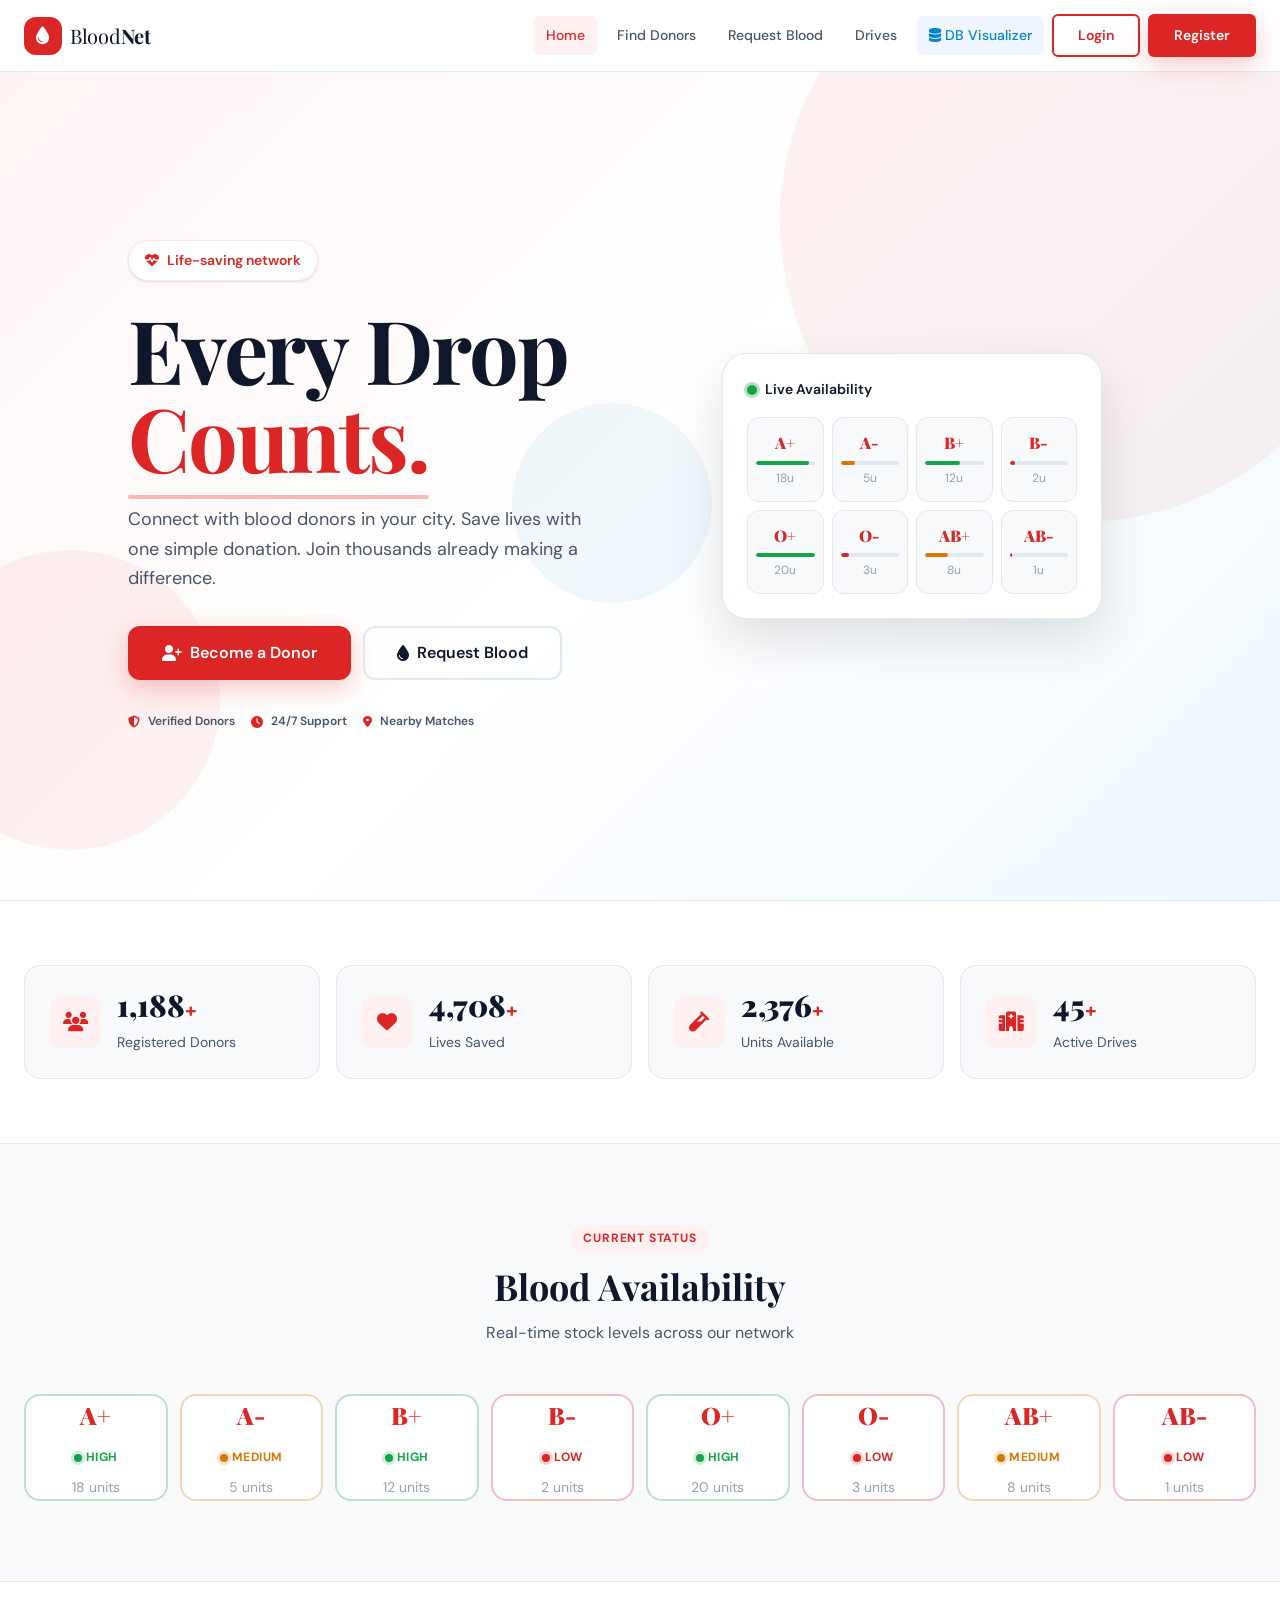
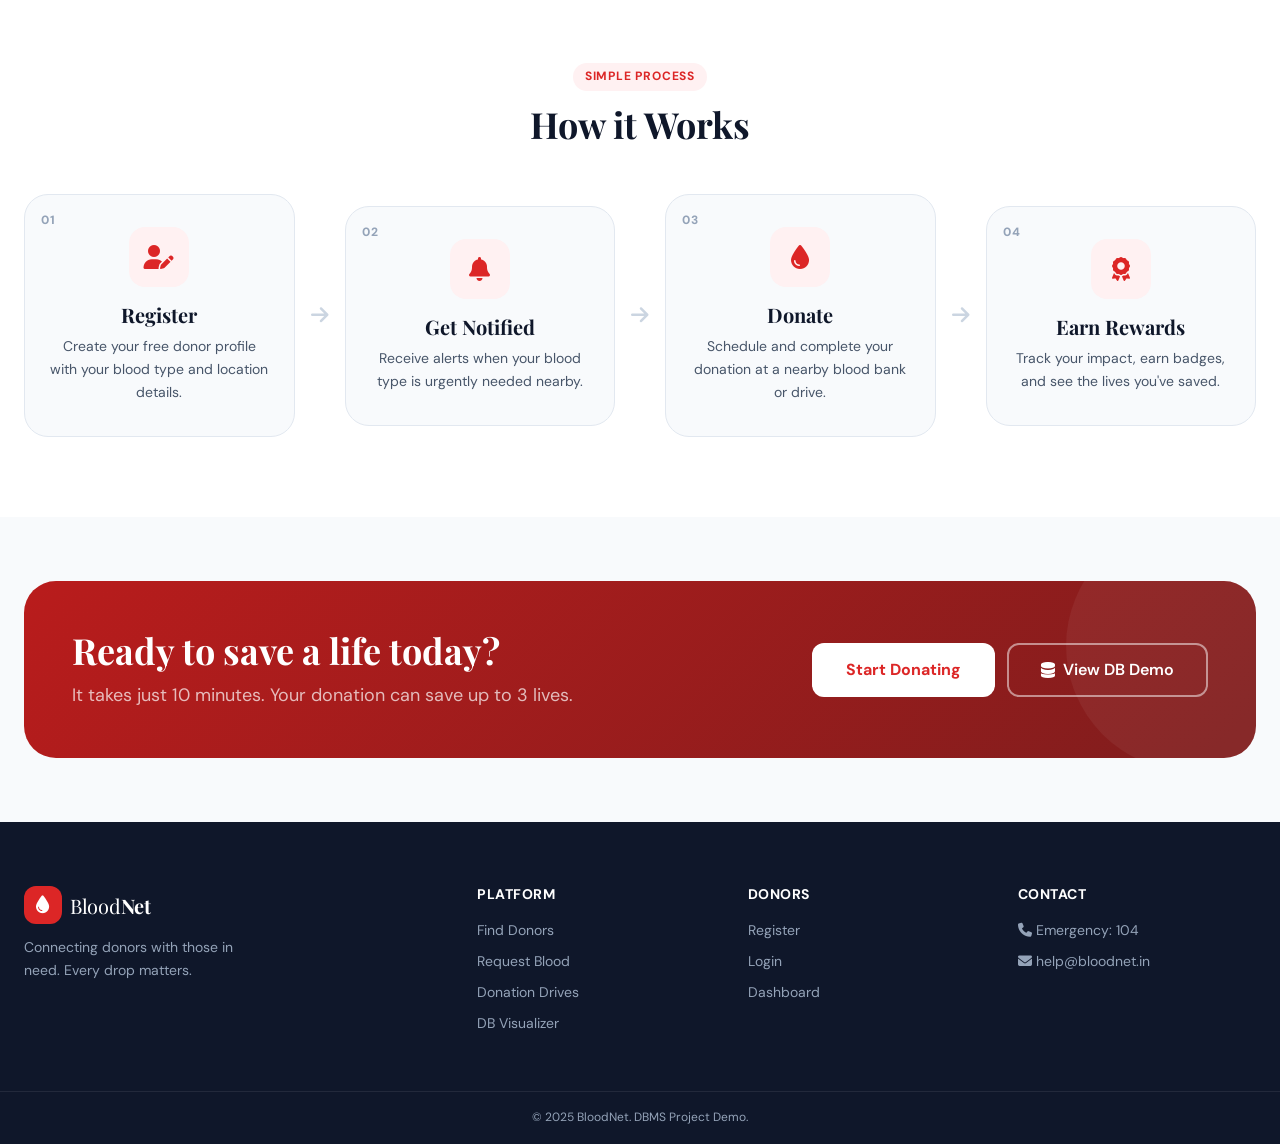
<file: index.html>
<!DOCTYPE html>
<html lang="en">
<head>
    <meta charset="UTF-8">
    <meta name="viewport" content="width=device-width, initial-scale=1.0">
    <title>BloodNet — Save Lives Together</title>
    <link rel="preconnect" href="https://fonts.googleapis.com">
    <link href="https://fonts.googleapis.com/css2?family=Playfair+Display:wght@700;900&family=DM+Sans:wght@300;400;500;600&display=swap" rel="stylesheet">
    <link rel="stylesheet" href="https://cdnjs.cloudflare.com/ajax/libs/font-awesome/6.4.0/css/all.min.css">
    <link rel="stylesheet" href="css/variables.css">
    <link rel="stylesheet" href="css/base.css">
    <link rel="stylesheet" href="css/components.css">
    <link rel="stylesheet" href="css/home.css">
</head>
<body>
    <!-- Navigation -->
    <nav class="navbar" id="navbar">
        <div class="container nav-inner">
            <a href="index.html" class="logo">
                <span class="logo-icon"><i class="fas fa-droplet"></i></span>
                <span class="logo-text">Blood<strong>Net</strong></span>
            </a>
            <div class="nav-links" id="navLinks">
                <a href="index.html" class="nav-link active">Home</a>
                <a href="pages/find-donors.html" class="nav-link">Find Donors</a>
                <a href="pages/request-blood.html" class="nav-link">Request Blood</a>
                <a href="pages/drives.html" class="nav-link">Drives</a>
                <a href="db-visualizer/index.html" class="nav-link nav-special"><i class="fas fa-database"></i> DB Visualizer</a>
                <a href="pages/donor/login.html" class="btn btn-outline">Login</a>
                <a href="pages/donor/register.html" class="btn btn-primary">Register</a>
            </div>
            <button class="hamburger" id="hamburger" aria-label="Toggle menu">
                <span></span><span></span><span></span>
            </button>
        </div>
    </nav>

    <!-- Hero -->
    <section class="hero">
        <div class="hero-bg-shapes">
            <div class="shape shape-1"></div>
            <div class="shape shape-2"></div>
            <div class="shape shape-3"></div>
        </div>
        <div class="container hero-inner">
            <div class="hero-content" data-animate="fade-up">
                <span class="hero-tag"><i class="fas fa-heart-pulse"></i> Life-saving network</span>
                <h1 class="hero-title">Every Drop<br><em>Counts.</em></h1>
                <p class="hero-subtitle">Connect with blood donors in your city. Save lives with one simple donation. Join thousands already making a difference.</p>
                <div class="hero-actions">
                    <a href="pages/donor/register.html" class="btn btn-primary btn-lg">
                        <i class="fas fa-user-plus"></i> Become a Donor
                    </a>
                    <a href="pages/request-blood.html" class="btn btn-ghost btn-lg">
                        <i class="fas fa-droplet"></i> Request Blood
                    </a>
                </div>
                <div class="hero-badges">
                    <div class="badge-item"><i class="fas fa-shield-halved"></i> Verified Donors</div>
                    <div class="badge-item"><i class="fas fa-clock"></i> 24/7 Support</div>
                    <div class="badge-item"><i class="fas fa-location-dot"></i> Nearby Matches</div>
                </div>
            </div>
            <div class="hero-visual" data-animate="fade-left">
                <div class="hero-card">
                    <div class="hero-card-header">
                        <span class="pulse-dot"></span>
                        <span>Live Availability</span>
                    </div>
                    <div class="blood-mini-grid" id="heroBloodGrid">
                        <!-- Filled by JS -->
                    </div>
                </div>
            </div>
        </div>
    </section>

    <!-- Stats -->
    <section class="stats-section">
        <div class="container">
            <div class="stats-grid">
                <div class="stat-card" data-animate="fade-up" data-delay="0">
                    <div class="stat-icon"><i class="fas fa-users"></i></div>
                    <div class="stat-body">
                        <span class="stat-number" data-target="2500">0</span><span class="stat-plus">+</span>
                        <p>Registered Donors</p>
                    </div>
                </div>
                <div class="stat-card" data-animate="fade-up" data-delay="100">
                    <div class="stat-icon"><i class="fas fa-heart"></i></div>
                    <div class="stat-body">
                        <span class="stat-number" data-target="10000">0</span><span class="stat-plus">+</span>
                        <p>Lives Saved</p>
                    </div>
                </div>
                <div class="stat-card" data-animate="fade-up" data-delay="200">
                    <div class="stat-icon"><i class="fas fa-vial"></i></div>
                    <div class="stat-body">
                        <span class="stat-number" data-target="5000">0</span><span class="stat-plus">+</span>
                        <p>Units Available</p>
                    </div>
                </div>
                <div class="stat-card" data-animate="fade-up" data-delay="300">
                    <div class="stat-icon"><i class="fas fa-hospital"></i></div>
                    <div class="stat-body">
                        <span class="stat-number" data-target="50">0</span><span class="stat-plus">+</span>
                        <p>Active Drives</p>
                    </div>
                </div>
            </div>
        </div>
    </section>

    <!-- Blood Availability -->
    <section class="availability-section">
        <div class="container">
            <div class="section-header" data-animate="fade-up">
                <span class="section-tag">Current Status</span>
                <h2 class="section-title">Blood Availability</h2>
                <p>Real-time stock levels across our network</p>
            </div>
            <div class="blood-grid" id="bloodAvailability" data-animate="fade-up">
                <!-- Filled by JS -->
            </div>
        </div>
    </section>

    <!-- How it Works -->
    <section class="how-section">
        <div class="container">
            <div class="section-header" data-animate="fade-up">
                <span class="section-tag">Simple Process</span>
                <h2 class="section-title">How it Works</h2>
            </div>
            <div class="steps-grid">
                <div class="step-card" data-animate="fade-up" data-delay="0">
                    <div class="step-num">01</div>
                    <div class="step-icon"><i class="fas fa-user-pen"></i></div>
                    <h3>Register</h3>
                    <p>Create your free donor profile with your blood type and location details.</p>
                </div>
                <div class="step-arrow"><i class="fas fa-arrow-right"></i></div>
                <div class="step-card" data-animate="fade-up" data-delay="100">
                    <div class="step-num">02</div>
                    <div class="step-icon"><i class="fas fa-bell"></i></div>
                    <h3>Get Notified</h3>
                    <p>Receive alerts when your blood type is urgently needed nearby.</p>
                </div>
                <div class="step-arrow"><i class="fas fa-arrow-right"></i></div>
                <div class="step-card" data-animate="fade-up" data-delay="200">
                    <div class="step-num">03</div>
                    <div class="step-icon"><i class="fas fa-droplet"></i></div>
                    <h3>Donate</h3>
                    <p>Schedule and complete your donation at a nearby blood bank or drive.</p>
                </div>
                <div class="step-arrow"><i class="fas fa-arrow-right"></i></div>
                <div class="step-card" data-animate="fade-up" data-delay="300">
                    <div class="step-num">04</div>
                    <div class="step-icon"><i class="fas fa-award"></i></div>
                    <h3>Earn Rewards</h3>
                    <p>Track your impact, earn badges, and see the lives you've saved.</p>
                </div>
            </div>
        </div>
    </section>

    <!-- CTA -->
    <section class="cta-section">
        <div class="container">
            <div class="cta-box" data-animate="fade-up">
                <div class="cta-content">
                    <h2>Ready to save a life today?</h2>
                    <p>It takes just 10 minutes. Your donation can save up to 3 lives.</p>
                </div>
                <div class="cta-actions">
                    <a href="pages/donor/register.html" class="btn btn-white btn-lg">Start Donating</a>
                    <a href="db-visualizer/index.html" class="btn btn-outline-white btn-lg"><i class="fas fa-database"></i> View DB Demo</a>
                </div>
            </div>
        </div>
    </section>

    <!-- Footer -->
    <footer class="footer">
        <div class="container footer-inner">
            <div class="footer-brand">
                <a href="index.html" class="logo">
                    <span class="logo-icon"><i class="fas fa-droplet"></i></span>
                    <span class="logo-text">Blood<strong>Net</strong></span>
                </a>
                <p>Connecting donors with those in need. Every drop matters.</p>
            </div>
            <div class="footer-links">
                <div class="footer-col">
                    <h4>Platform</h4>
                    <a href="pages/find-donors.html">Find Donors</a>
                    <a href="pages/request-blood.html">Request Blood</a>
                    <a href="pages/drives.html">Donation Drives</a>
                    <a href="db-visualizer/index.html">DB Visualizer</a>
                </div>
                <div class="footer-col">
                    <h4>Donors</h4>
                    <a href="pages/donor/register.html">Register</a>
                    <a href="pages/donor/login.html">Login</a>
                    <a href="dashboard.html">Dashboard</a>
                </div>
                <div class="footer-col">
                    <h4>Contact</h4>
                    <p><i class="fas fa-phone"></i> Emergency: 104</p>
                    <p><i class="fas fa-envelope"></i> help@bloodnet.in</p>
                </div>
            </div>
        </div>
        <div class="footer-bottom">
            <div class="container">
                <p>&copy; 2025 BloodNet. DBMS Project Demo.</p>
            </div>
        </div>
    </footer>

    <script type="module" src="js/main.js"></script>
    <script type="module" src="js/components/blood-availability.js"></script>
</body>
</html>
</file>
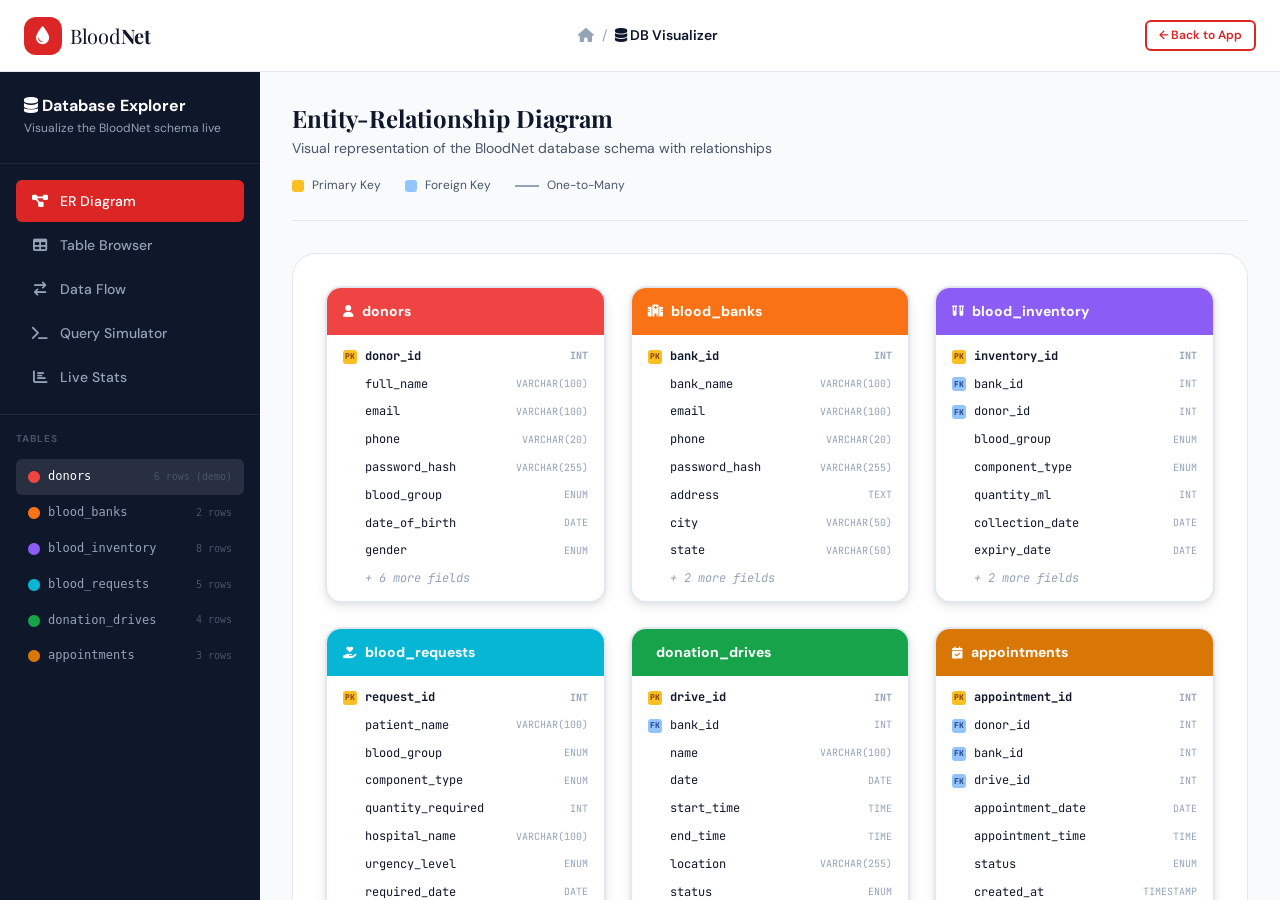
<file: db-visualizer/index.html>
<!DOCTYPE html>
<html lang="en">
<head>
    <meta charset="UTF-8">
    <meta name="viewport" content="width=device-width, initial-scale=1.0">
    <title>Database Visualizer — BloodNet DBMS Project</title>
    <link rel="preconnect" href="https://fonts.googleapis.com">
    <link href="https://fonts.googleapis.com/css2?family=Playfair+Display:wght@700;900&family=DM+Sans:wght@300;400;500;600&family=JetBrains+Mono:wght@400;600&display=swap" rel="stylesheet">
    <link rel="stylesheet" href="https://cdnjs.cloudflare.com/ajax/libs/font-awesome/6.4.0/css/all.min.css">
    <link rel="stylesheet" href="../css/variables.css">
    <link rel="stylesheet" href="../css/base.css">
    <link rel="stylesheet" href="../css/components.css">
    <link rel="stylesheet" href="visualizer.css">
</head>
<body>
    <!-- Navbar -->
    <nav class="navbar">
        <div class="container nav-inner">
            <a href="../index.html" class="logo">
                <span class="logo-icon"><i class="fas fa-droplet"></i></span>
                <span class="logo-text">Blood<strong>Net</strong></span>
            </a>
            <div class="viz-breadcrumb">
                <a href="../index.html"><i class="fas fa-house"></i></a>
                <span>/</span>
                <span class="active"><i class="fas fa-database"></i> DB Visualizer</span>
            </div>
            <a href="../index.html" class="btn btn-outline btn-sm">← Back to App</a>
        </div>
    </nav>

    <div class="viz-layout">
        <!-- Left panel: controls -->
        <aside class="viz-sidebar">
            <div class="viz-sidebar-header">
                <h2><i class="fas fa-database"></i> Database Explorer</h2>
                <p>Visualize the BloodNet schema live</p>
            </div>

            <nav class="viz-nav">
                <button class="viz-nav-btn active" data-view="schema">
                    <i class="fas fa-diagram-project"></i> ER Diagram
                </button>
                <button class="viz-nav-btn" data-view="tables">
                    <i class="fas fa-table"></i> Table Browser
                </button>
                <button class="viz-nav-btn" data-view="flow">
                    <i class="fas fa-arrow-right-arrow-left"></i> Data Flow
                </button>
                <button class="viz-nav-btn" data-view="queries">
                    <i class="fas fa-terminal"></i> Query Simulator
                </button>
                <button class="viz-nav-btn" data-view="stats">
                    <i class="fas fa-chart-bar"></i> Live Stats
                </button>
            </nav>

            <div class="viz-tables-list">
                <div class="viz-tables-label">Tables</div>
                <div class="viz-table-item active" data-table="donors">
                    <i class="fas fa-circle" style="color: #ef4444"></i> donors
                    <span class="viz-table-count">6 rows (demo)</span>
                </div>
                <div class="viz-table-item" data-table="blood_banks">
                    <i class="fas fa-circle" style="color: #f97316"></i> blood_banks
                    <span class="viz-table-count">2 rows</span>
                </div>
                <div class="viz-table-item" data-table="blood_inventory">
                    <i class="fas fa-circle" style="color: #8b5cf6"></i> blood_inventory
                    <span class="viz-table-count">8 rows</span>
                </div>
                <div class="viz-table-item" data-table="blood_requests">
                    <i class="fas fa-circle" style="color: #06b6d4"></i> blood_requests
                    <span class="viz-table-count">5 rows</span>
                </div>
                <div class="viz-table-item" data-table="donation_drives">
                    <i class="fas fa-circle" style="color: #16a34a"></i> donation_drives
                    <span class="viz-table-count">4 rows</span>
                </div>
                <div class="viz-table-item" data-table="appointments">
                    <i class="fas fa-circle" style="color: #d97706"></i> appointments
                    <span class="viz-table-count">3 rows</span>
                </div>
            </div>
        </aside>

        <!-- Main panel -->
        <main class="viz-main">
            <!-- ER Diagram view -->
            <section class="viz-view active" id="view-schema">
                <div class="viz-view-header">
                    <h3>Entity-Relationship Diagram</h3>
                    <p>Visual representation of the BloodNet database schema with relationships</p>
                    <div class="viz-legend">
                        <span class="legend-item"><span class="legend-dot pk"></span> Primary Key</span>
                        <span class="legend-item"><span class="legend-dot fk"></span> Foreign Key</span>
                        <span class="legend-item"><span class="legend-line solid"></span> One-to-Many</span>
                    </div>
                </div>
                <div class="er-canvas" id="erCanvas">
                    <!-- Rendered by JS -->
                </div>
            </section>

            <!-- Table Browser view -->
            <section class="viz-view" id="view-tables">
                <div class="viz-view-header">
                    <h3>Table Browser</h3>
                    <p>Explore each table's structure and sample data</p>
                    <div class="table-selector-row">
                        <select class="form-control" id="tableSelect" style="max-width:220px">
                            <option value="donors">donors</option>
                            <option value="blood_banks">blood_banks</option>
                            <option value="blood_inventory">blood_inventory</option>
                            <option value="blood_requests">blood_requests</option>
                            <option value="donation_drives">donation_drives</option>
                            <option value="appointments">appointments</option>
                        </select>
                        <div class="tab-toggle">
                            <button class="tab-btn active" data-tab="schema">Schema</button>
                            <button class="tab-btn" data-tab="data">Sample Data</button>
                        </div>
                    </div>
                </div>
                <div id="tableSchemaView"><!-- JS --></div>
                <div id="tableDataView" style="display:none"><!-- JS --></div>
            </section>

            <!-- Data Flow view -->
            <section class="viz-view" id="view-flow">
                <div class="viz-view-header">
                    <h3>Data Flow Diagram</h3>
                    <p>How data moves through the system — from registration to donation to request fulfillment</p>
                </div>
                <div class="flow-diagram" id="flowDiagram">
                    <!-- Rendered by JS -->
                </div>
            </section>

            <!-- Query Simulator view -->
            <section class="viz-view" id="view-queries">
                <div class="viz-view-header">
                    <h3>Query Simulator</h3>
                    <p>Select and run common SQL queries to see how the database works</p>
                </div>
                <div class="query-layout">
                    <div class="query-presets">
                        <div class="preset-label">Common Queries</div>
                        <button class="preset-btn active" data-query="find-donors">Find donors by blood group</button>
                        <button class="preset-btn" data-query="inventory-check">Check inventory levels</button>
                        <button class="preset-btn" data-query="pending-requests">View pending requests</button>
                        <button class="preset-btn" data-query="upcoming-drives">Upcoming donation drives</button>
                        <button class="preset-btn" data-query="donor-history">Donor donation history</button>
                        <button class="preset-btn" data-query="join-example">JOIN: donors + appointments</button>
                        <button class="preset-btn" data-query="aggregate">Aggregate: blood by group</button>
                    </div>
                    <div class="query-editor-panel">
                        <div class="query-sql-box">
                            <div class="sql-header">
                                <span><i class="fas fa-code"></i> SQL</span>
                                <button class="btn btn-primary btn-sm" id="runQuery"><i class="fas fa-play"></i> Run</button>
                            </div>
                            <pre class="sql-code" id="sqlCode">-- Select a query from the left panel</pre>
                        </div>
                        <div class="query-explain-box" id="queryExplain"></div>
                        <div class="query-result-box">
                            <div class="result-header">Result Set</div>
                            <div id="queryResult" class="result-table-wrap">
                                <p style="color:var(--text-muted); padding:1rem;">Run a query to see results</p>
                            </div>
                        </div>
                    </div>
                </div>
            </section>

            <!-- Stats view -->
            <section class="viz-view" id="view-stats">
                <div class="viz-view-header">
                    <h3>Live Statistics Dashboard</h3>
                    <p>Overview of database activity and metrics</p>
                </div>
                <div class="stats-viz-grid" id="statsVizGrid">
                    <!-- Rendered by JS -->
                </div>
            </section>
        </main>
    </div>

    <script type="module" src="visualizer.js"></script>
</body>
</html>
</file>
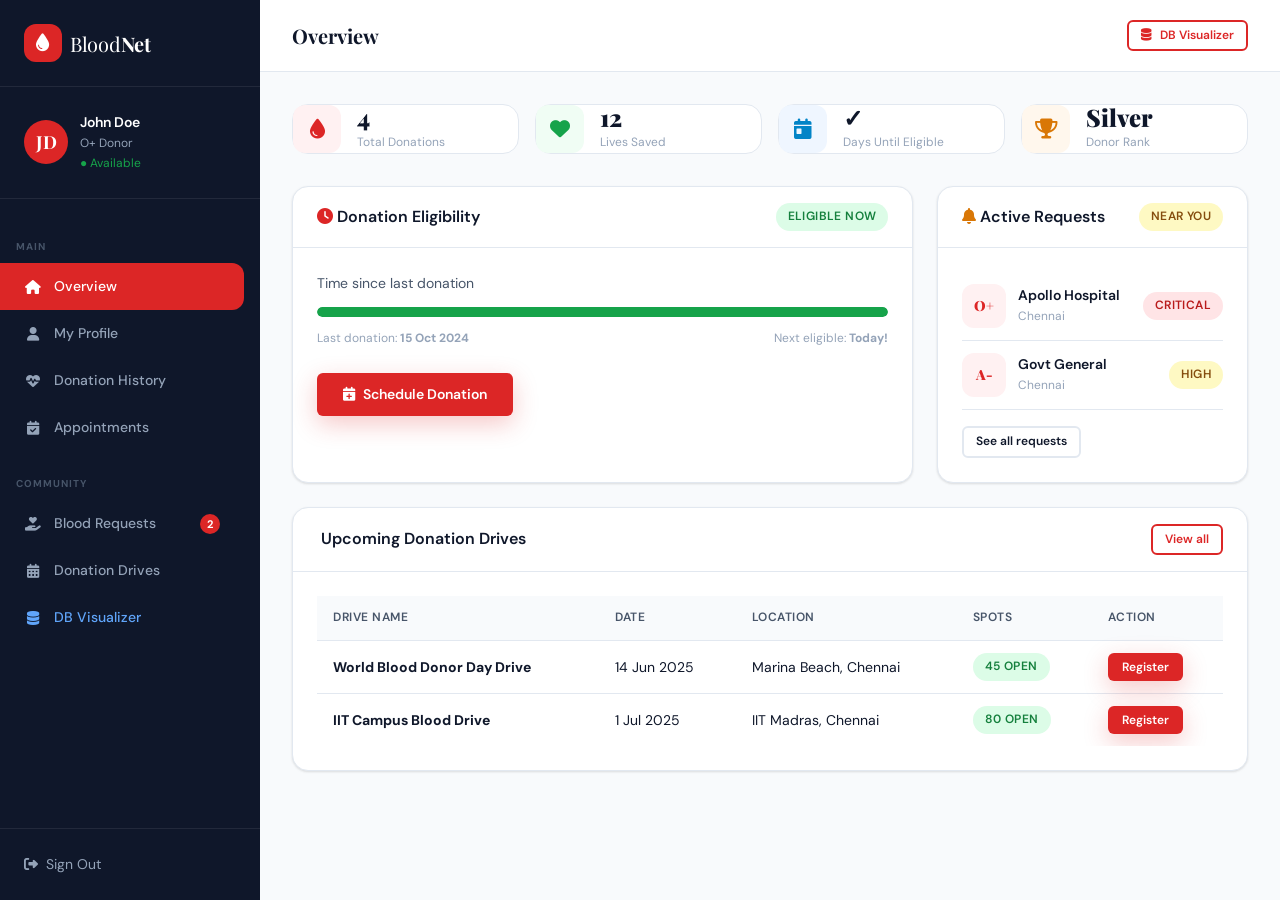
<file: dashboard.html>
<!DOCTYPE html>
<html lang="en">
<head>
    <meta charset="UTF-8">
    <meta name="viewport" content="width=device-width, initial-scale=1.0">
    <title>Dashboard — BloodNet</title>
    <link rel="preconnect" href="https://fonts.googleapis.com">
    <link href="https://fonts.googleapis.com/css2?family=Playfair+Display:wght@700;900&family=DM+Sans:wght@300;400;500;600&display=swap" rel="stylesheet">
    <link rel="stylesheet" href="https://cdnjs.cloudflare.com/ajax/libs/font-awesome/6.4.0/css/all.min.css">
    <link rel="stylesheet" href="css/variables.css">
    <link rel="stylesheet" href="css/base.css">
    <link rel="stylesheet" href="css/components.css">
    <link rel="stylesheet" href="css/dashboard.css">
</head>
<body>
<div class="dashboard-layout">
    <!-- Sidebar -->
    <aside class="sidebar" id="sidebar">
        <div class="sidebar-logo">
            <a href="index.html" class="logo">
                <span class="logo-icon"><i class="fas fa-droplet"></i></span>
                <span class="logo-text">Blood<strong>Net</strong></span>
            </a>
        </div>
        <div class="sidebar-profile">
            <div class="avatar-circle" id="avatarCircle">JD</div>
            <div>
                <div class="profile-name" id="sidebarName">John Doe</div>
                <div class="profile-blood" id="sidebarBlood">O+ Donor</div>
                <div class="profile-avail">● Available</div>
            </div>
        </div>
        <nav class="sidebar-nav">
            <div class="sidebar-section-label">Main</div>
            <a href="#" class="sidebar-link active" data-section="overview">
                <i class="fas fa-house"></i> Overview
            </a>
            <a href="#" class="sidebar-link" data-section="profile">
                <i class="fas fa-user"></i> My Profile
            </a>
            <a href="#" class="sidebar-link" data-section="history">
                <i class="fas fa-heartbeat"></i> Donation History
            </a>
            <a href="#" class="sidebar-link" data-section="appointments">
                <i class="fas fa-calendar-check"></i> Appointments
            </a>
            <div class="sidebar-section-label">Community</div>
            <a href="#" class="sidebar-link" data-section="requests">
                <i class="fas fa-hand-holding-heart"></i> Blood Requests
                <span class="badge" id="requestsBadge">2</span>
            </a>
            <a href="#" class="sidebar-link" data-section="drives">
                <i class="fas fa-calendar-alt"></i> Donation Drives
            </a>
            <a href="db-visualizer/index.html" class="sidebar-link" style="color:#60a5fa">
                <i class="fas fa-database"></i> DB Visualizer
            </a>
        </nav>
        <div class="sidebar-footer">
            <a href="#" class="sidebar-logout" id="logoutBtn">
                <i class="fas fa-sign-out-alt"></i> Sign Out
            </a>
        </div>
    </aside>

    <!-- Main -->
    <div class="dashboard-main">
        <header class="dash-header">
            <div class="dash-header-left">
                <button class="sidebar-toggle" id="sidebarToggle"><i class="fas fa-bars"></i></button>
                <h2 class="dash-page-title" id="pageTitle">Overview</h2>
            </div>
            <div style="display:flex;align-items:center;gap:var(--space-3)">
                <a href="db-visualizer/index.html" class="btn btn-outline btn-sm">
                    <i class="fas fa-database"></i> DB Visualizer
                </a>
            </div>
        </header>

        <div class="dash-content">
            <!-- Overview Section -->
            <section id="section-overview">
                <!-- Quick stats -->
                <div class="quick-stats-row">
                    <div class="qs-card">
                        <div class="qs-icon red"><i class="fas fa-droplet"></i></div>
                        <div>
                            <div class="qs-value" id="totalDonations">0</div>
                            <div class="qs-label">Total Donations</div>
                        </div>
                    </div>
                    <div class="qs-card">
                        <div class="qs-icon green"><i class="fas fa-heart"></i></div>
                        <div>
                            <div class="qs-value" id="livesSaved">0</div>
                            <div class="qs-label">Lives Saved</div>
                        </div>
                    </div>
                    <div class="qs-card">
                        <div class="qs-icon blue"><i class="fas fa-calendar-day"></i></div>
                        <div>
                            <div class="qs-value" id="daysUntilEligible">—</div>
                            <div class="qs-label">Days Until Eligible</div>
                        </div>
                    </div>
                    <div class="qs-card">
                        <div class="qs-icon orange"><i class="fas fa-trophy"></i></div>
                        <div>
                            <div class="qs-value" id="donorRank">—</div>
                            <div class="qs-label">Donor Rank</div>
                        </div>
                    </div>
                </div>

                <div class="dash-grid-2">
                    <!-- Eligibility card -->
                    <div class="card">
                        <div class="card-header">
                            <span><i class="fas fa-clock" style="color:var(--primary)"></i> Donation Eligibility</span>
                            <span class="tag tag-green" id="eligibilityTag">Eligible Now</span>
                        </div>
                        <div class="card-body">
                            <p style="font-size:var(--text-sm);color:var(--text-secondary);margin-bottom:var(--space-3)">
                                Time since last donation
                            </p>
                            <div class="eligibility-bar">
                                <div class="eligibility-fill" id="eligibilityFill" style="width:0%"></div>
                            </div>
                            <div style="display:flex;justify-content:space-between;font-size:var(--text-xs);color:var(--text-muted);margin-top:var(--space-1)">
                                <span>Last donation: <strong id="lastDonationDate">N/A</strong></span>
                                <span>Next eligible: <strong id="nextDonationDate">Now</strong></span>
                            </div>
                            <div style="margin-top:var(--space-6)">
                                <a href="pages/drives.html" class="btn btn-primary">
                                    <i class="fas fa-calendar-plus"></i> Schedule Donation
                                </a>
                            </div>
                        </div>
                    </div>

                    <!-- Blood requests nearby -->
                    <div class="card">
                        <div class="card-header">
                            <span><i class="fas fa-bell" style="color:var(--warning)"></i> Active Requests</span>
                            <span class="tag tag-yellow">Near You</span>
                        </div>
                        <div class="card-body" id="activeRequests">
                            <!-- Filled by JS -->
                        </div>
                    </div>
                </div>

                <!-- Upcoming drives -->
                <div class="card" style="margin-top:var(--space-6)">
                    <div class="card-header">
                        <span><i class="fas fa-calendar-heart" style="color:var(--success)"></i> Upcoming Donation Drives</span>
                        <a href="pages/drives.html" class="btn btn-outline btn-sm">View all</a>
                    </div>
                    <div class="card-body" id="upcomingDrives">
                        <!-- Filled by JS -->
                    </div>
                </div>
            </section>

            <!-- Other sections (hidden by default) -->
            <section id="section-profile"      style="display:none">
                <div class="card"><div class="card-header">My Profile</div>
                <div class="card-body"><p style="color:var(--text-secondary)">Profile editor — connect to <code>api/donor/register.php</code> to load and save data.</p></div></div>
            </section>
            <section id="section-history"      style="display:none">
                <div class="card"><div class="card-header"><i class="fas fa-heartbeat" style="color:var(--primary)"></i> Donation History</div>
                <div class="card-body" id="historyTable"><p style="color:var(--text-secondary)">Loading history…</p></div></div>
            </section>
            <section id="section-appointments" style="display:none">
                <div class="card"><div class="card-header">Appointments</div>
                <div class="card-body"><p style="color:var(--text-secondary)">Your scheduled appointments will appear here.</p></div></div>
            </section>
            <section id="section-requests"     style="display:none">
                <div class="card"><div class="card-header">Blood Requests</div>
                <div class="card-body" id="requestsTable"></div></div>
            </section>
            <section id="section-drives"       style="display:none">
                <div class="card"><div class="card-header">All Donation Drives</div>
                <div class="card-body" id="drivesTable"></div></div>
            </section>
        </div>
    </div>
</div>

<script type="module">
    import { showToast, auth, animateCounter, formatDate, daysSince } from './js/main.js';

    // Auth guard (disabled for demo)
    // if (!auth.isLoggedIn()) window.location.href = 'pages/donor/login.html';

    // Demo donor data
    const donor = auth.getDonor() || {
        full_name: 'John Doe', blood_group: 'O+', last_donation_date: '2024-10-15'
    };

    // Set profile info
    document.getElementById('sidebarName').textContent = donor.full_name;
    document.getElementById('sidebarBlood').textContent = `${donor.blood_group} Donor`;
    document.getElementById('avatarCircle').textContent = donor.full_name.split(' ').map(w=>w[0]).join('').toUpperCase().slice(0,2);

    // Eligibility calculation (90 day window)
    const ELIGIBILITY_DAYS = 90;
    if (donor.last_donation_date) {
        const days = daysSince(donor.last_donation_date);
        const pct = Math.min(100, (days / ELIGIBILITY_DAYS) * 100);
        const eligible = days >= ELIGIBILITY_DAYS;
        document.getElementById('eligibilityFill').style.width = pct + '%';
        document.getElementById('eligibilityFill').style.background = eligible ? 'var(--success)' : 'var(--primary)';
        document.getElementById('lastDonationDate').textContent = formatDate(donor.last_donation_date);
        document.getElementById('daysUntilEligible').textContent = eligible ? '✓' : (ELIGIBILITY_DAYS - days);
        if (!eligible) {
            document.getElementById('eligibilityTag').textContent = `${ELIGIBILITY_DAYS - days} days left`;
            document.getElementById('eligibilityTag').className = 'tag tag-yellow';
        }
        document.getElementById('nextDonationDate').textContent = eligible
            ? 'Today!'
            : formatDate(new Date(new Date(donor.last_donation_date).getTime() + ELIGIBILITY_DAYS * 86400000));
    }

    // Demo counters
    setTimeout(() => {
        animateCounter(document.getElementById('totalDonations'), 4);
        animateCounter(document.getElementById('livesSaved'), 12);
    }, 300);
    document.getElementById('donorRank').textContent = 'Silver';

    // Active requests
    const requests = [
        { group: 'O+', hospital: 'Apollo Hospital', urgency: 'Critical', city: 'Chennai' },
        { group: 'A-', hospital: 'Govt General',    urgency: 'High',     city: 'Chennai' },
    ];
    document.getElementById('activeRequests').innerHTML = requests.map(r => `
        <div style="display:flex;align-items:center;gap:var(--space-3);padding:var(--space-3) 0;border-bottom:1px solid var(--border)">
            <div class="blood-pill">${r.group}</div>
            <div style="flex:1">
                <div style="font-weight:600;font-size:var(--text-sm)">${r.hospital}</div>
                <div style="font-size:var(--text-xs);color:var(--text-muted)">${r.city}</div>
            </div>
            <span class="tag ${r.urgency === 'Critical' ? 'tag-red' : 'tag-yellow'}">${r.urgency}</span>
        </div>
    `).join('') + `<div style="margin-top:var(--space-4)"><a href="pages/request-blood.html" class="btn btn-ghost btn-sm">See all requests</a></div>`;

    // Upcoming drives
    const drives = [
        { name: 'World Blood Donor Day Drive', date: '2025-06-14', location: 'Marina Beach, Chennai', spots: 45 },
        { name: 'IIT Campus Blood Drive',       date: '2025-07-01', location: 'IIT Madras, Chennai',   spots: 80 },
    ];
    document.getElementById('upcomingDrives').innerHTML = `
        <div class="table-wrapper"><table class="data-table">
            <thead><tr><th>Drive Name</th><th>Date</th><th>Location</th><th>Spots</th><th>Action</th></tr></thead>
            <tbody>${drives.map(d => `
                <tr>
                    <td><strong>${d.name}</strong></td>
                    <td>${formatDate(d.date)}</td>
                    <td>${d.location}</td>
                    <td><span class="tag tag-green">${d.spots} open</span></td>
                    <td><button class="btn btn-primary btn-sm">Register</button></td>
                </tr>
            `).join('')}</tbody>
        </table></div>`;

    // Sidebar nav
    document.querySelectorAll('.sidebar-link[data-section]').forEach(link => {
        link.addEventListener('click', e => {
            e.preventDefault();
            const sec = link.dataset.section;
            document.querySelectorAll('.sidebar-link').forEach(l => l.classList.remove('active'));
            link.classList.add('active');
            document.querySelectorAll('[id^="section-"]').forEach(s => s.style.display = 'none');
            document.getElementById(`section-${sec}`).style.display = 'block';
            document.getElementById('pageTitle').textContent = link.textContent.trim();
        });
    });

    // Mobile sidebar toggle
    document.getElementById('sidebarToggle').addEventListener('click', () => {
        document.getElementById('sidebar').classList.toggle('open');
    });

    // Logout
    document.getElementById('logoutBtn').addEventListener('click', e => {
        e.preventDefault();
        auth.logout();
    });
</script>
</body>
</html>
</file>
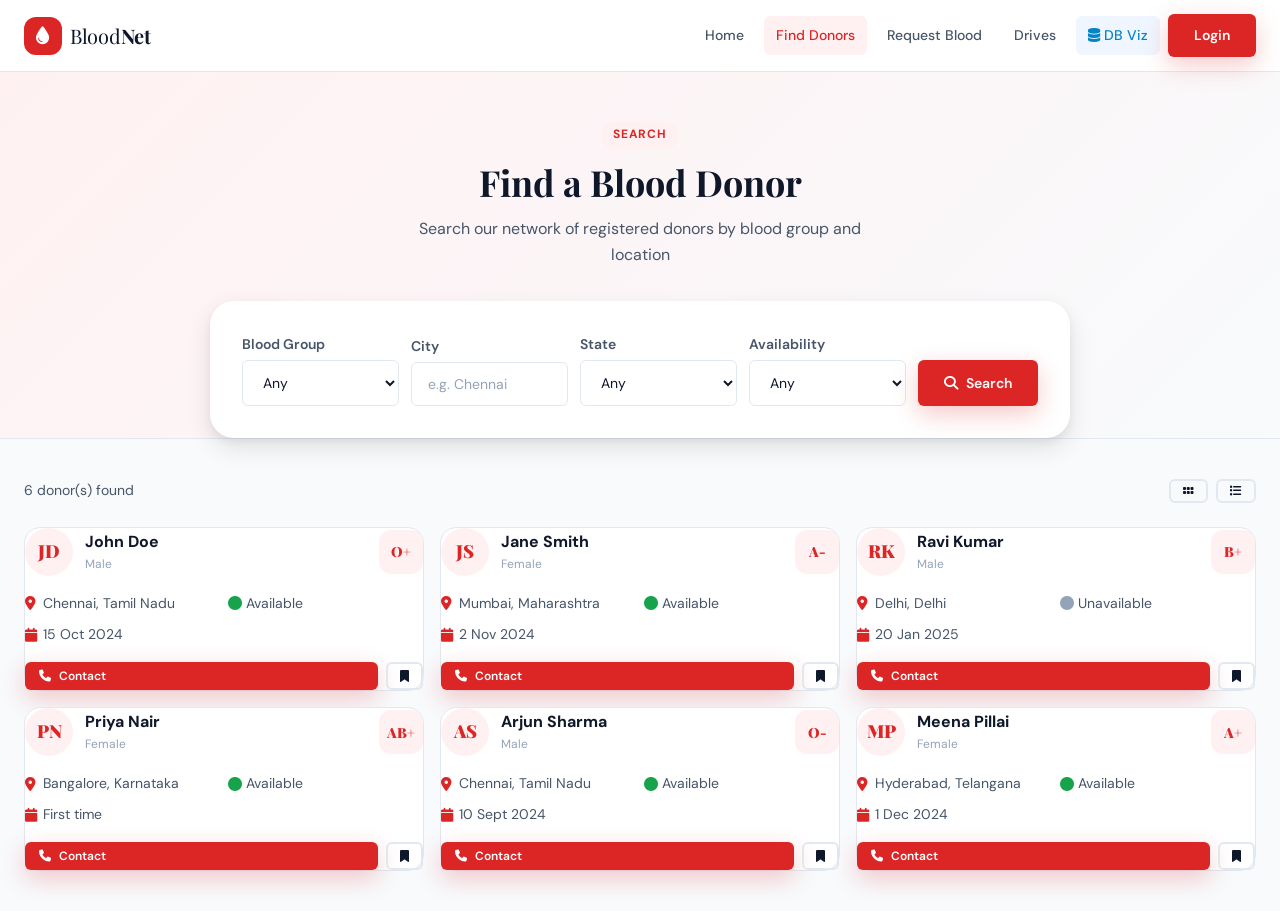
<file: pages/find-donors.html>
<!DOCTYPE html>
<html lang="en">
<head>
    <meta charset="UTF-8">
    <meta name="viewport" content="width=device-width, initial-scale=1.0">
    <title>Find Donors — BloodNet</title>
    <link rel="preconnect" href="https://fonts.googleapis.com">
    <link href="https://fonts.googleapis.com/css2?family=Playfair+Display:wght@700;900&family=DM+Sans:wght@300;400;500;600&display=swap" rel="stylesheet">
    <link rel="stylesheet" href="https://cdnjs.cloudflare.com/ajax/libs/font-awesome/6.4.0/css/all.min.css">
    <link rel="stylesheet" href="../css/variables.css">
    <link rel="stylesheet" href="../css/base.css">
    <link rel="stylesheet" href="../css/components.css">
    <style>
        .search-hero { background: linear-gradient(135deg,var(--red-50),var(--slate-50)); padding: var(--space-12) 0 0; border-bottom: 1px solid var(--border); }
        .search-form-card { background: white; border-radius: var(--radius-xl); box-shadow: var(--shadow-lg); padding: var(--space-8); max-width: 860px; margin: 0 auto; }
        .search-filters { display: grid; grid-template-columns: 1fr 1fr 1fr 1fr auto; gap: var(--space-3); align-items: end; }
        .results-section { padding: var(--space-10) 0; }
        .results-header { display:flex; justify-content:space-between; align-items:center; margin-bottom:var(--space-6); }
        .donor-cards { display: grid; grid-template-columns: repeat(auto-fill, minmax(300px, 1fr)); gap: var(--space-4); }
        .donor-card { background: white; border-radius: var(--radius-lg); border: 1px solid var(--border); padding: var(--space-5); transition: var(--transition-base); }
        .donor-card:hover { box-shadow: var(--shadow-md); transform: translateY(-2px); }
        .donor-card-top { display:flex; align-items:center; gap:var(--space-3); margin-bottom:var(--space-4); }
        .donor-avatar { width: 48px; height: 48px; border-radius: 50%; background: var(--primary-bg); display:flex; align-items:center; justify-content:center; font-family:var(--font-display); font-weight:900; color:var(--primary); font-size:var(--text-lg); }
        .donor-name { font-weight: 700; }
        .donor-meta { font-size:var(--text-xs); color:var(--text-muted); }
        .donor-details { display: grid; grid-template-columns: 1fr 1fr; gap: var(--space-2); font-size:var(--text-sm); margin-bottom:var(--space-4); }
        .donor-detail { display:flex; align-items:center; gap:var(--space-1); color:var(--text-secondary); }
        .donor-detail i { color:var(--primary); width:14px; }
        .empty-state { text-align:center; padding:var(--space-16); color:var(--text-muted); }
        .empty-state i { font-size:3rem; margin-bottom:var(--space-4); color:var(--slate-300); }
        @media(max-width:768px){ .search-filters{grid-template-columns:1fr 1fr;} }
        @media(max-width:480px){ .search-filters{grid-template-columns:1fr;} }
    </style>
</head>
<body>
    <nav class="navbar">
        <div class="container nav-inner">
            <a href="../index.html" class="logo">
                <span class="logo-icon"><i class="fas fa-droplet"></i></span>
                <span class="logo-text">Blood<strong>Net</strong></span>
            </a>
            <div class="nav-links" id="navLinks">
                <a href="../index.html" class="nav-link">Home</a>
                <a href="find-donors.html" class="nav-link active">Find Donors</a>
                <a href="request-blood.html" class="nav-link">Request Blood</a>
                <a href="drives.html" class="nav-link">Drives</a>
                <a href="../db-visualizer/index.html" class="nav-link nav-special"><i class="fas fa-database"></i> DB Viz</a>
                <a href="donor/login.html" class="btn btn-primary">Login</a>
            </div>
        </div>
    </nav>

    <div class="search-hero">
        <div class="container">
            <div class="section-header" style="margin-bottom:var(--space-8)">
                <span class="section-tag">Search</span>
                <h1 class="section-title">Find a Blood Donor</h1>
                <p>Search our network of registered donors by blood group and location</p>
            </div>
            <div class="search-form-card">
                <div class="search-filters">
                    <div class="form-group" style="margin:0">
                        <label class="form-label">Blood Group</label>
                        <select class="form-control" id="filterBlood">
                            <option value="">Any</option>
                            <option>A+</option><option>A-</option><option>B+</option><option>B-</option>
                            <option>O+</option><option>O-</option><option>AB+</option><option>AB-</option>
                        </select>
                    </div>
                    <div class="form-group" style="margin:0">
                        <label class="form-label">City</label>
                        <input type="text" class="form-control" id="filterCity" placeholder="e.g. Chennai">
                    </div>
                    <div class="form-group" style="margin:0">
                        <label class="form-label">State</label>
                        <select class="form-control" id="filterState">
                            <option value="">Any</option>
                            <option>Tamil Nadu</option><option>Maharashtra</option><option>Karnataka</option>
                            <option>Delhi</option><option>Telangana</option>
                        </select>
                    </div>
                    <div class="form-group" style="margin:0">
                        <label class="form-label">Availability</label>
                        <select class="form-control" id="filterAvail">
                            <option value="">Any</option>
                            <option value="Available">Available</option>
                            <option value="Unavailable">Unavailable</option>
                        </select>
                    </div>
                    <button class="btn btn-primary" id="searchBtn" style="padding:var(--space-3) var(--space-6)">
                        <i class="fas fa-search"></i> Search
                    </button>
                </div>
            </div>
        </div>
    </div>

    <section class="results-section">
        <div class="container">
            <div class="results-header">
                <span id="resultsCount" style="font-size:var(--text-sm);color:var(--text-secondary)">Showing all donors</span>
                <div style="display:flex;gap:var(--space-2)">
                    <button class="btn btn-ghost btn-sm" onclick="setView('grid')"><i class="fas fa-grip"></i></button>
                    <button class="btn btn-ghost btn-sm" onclick="setView('list')"><i class="fas fa-list"></i></button>
                </div>
            </div>
            <div class="donor-cards" id="donorResults">
                <!-- Filled by JS -->
            </div>
        </div>
    </section>

    <script type="module">
        import { formatDate } from '../js/main.js';

        const DEMO_DONORS = [
            { id:1, name:'John Doe',     blood:'O+',  city:'Chennai',   state:'Tamil Nadu', gender:'Male',   avail:'Available',   last_donation:'2024-10-15' },
            { id:2, name:'Jane Smith',   blood:'A-',  city:'Mumbai',    state:'Maharashtra',gender:'Female', avail:'Available',   last_donation:'2024-11-02' },
            { id:3, name:'Ravi Kumar',   blood:'B+',  city:'Delhi',     state:'Delhi',      gender:'Male',   avail:'Unavailable', last_donation:'2025-01-20' },
            { id:4, name:'Priya Nair',   blood:'AB+', city:'Bangalore', state:'Karnataka',  gender:'Female', avail:'Available',   last_donation:null },
            { id:5, name:'Arjun Sharma', blood:'O-',  city:'Chennai',   state:'Tamil Nadu', gender:'Male',   avail:'Available',   last_donation:'2024-09-10' },
            { id:6, name:'Meena Pillai', blood:'A+',  city:'Hyderabad', state:'Telangana',  gender:'Female', avail:'Available',   last_donation:'2024-12-01' },
        ];

        function renderDonors(donors) {
            const container = document.getElementById('donorResults');
            document.getElementById('resultsCount').textContent = `${donors.length} donor(s) found`;
            if (!donors.length) {
                container.innerHTML = `<div class="empty-state"><i class="fas fa-users-slash"></i><h3>No donors found</h3><p>Try changing your search filters.</p></div>`;
                container.style.display = 'block';
                return;
            }
            container.innerHTML = donors.map(d => `
                <div class="donor-card">
                    <div class="donor-card-top">
                        <div class="donor-avatar">${d.name.split(' ').map(w=>w[0]).join('').slice(0,2)}</div>
                        <div>
                            <div class="donor-name">${d.name}</div>
                            <div class="donor-meta">${d.gender || 'Donor'}</div>
                        </div>
                        <div style="margin-left:auto">
                            <div class="blood-pill">${d.blood}</div>
                        </div>
                    </div>
                    <div class="donor-details">
                        <div class="donor-detail"><i class="fas fa-location-dot"></i>${d.city}, ${d.state}</div>
                        <div class="donor-detail">
                            <i class="fas fa-circle" style="color:${d.avail==='Available'?'var(--success)':'var(--slate-400)'}"></i>
                            ${d.avail}
                        </div>
                        <div class="donor-detail"><i class="fas fa-calendar"></i>${d.last_donation ? formatDate(d.last_donation) : 'First time'}</div>
                    </div>
                    <div style="display:flex;gap:var(--space-2)">
                        <button class="btn btn-primary btn-sm" style="flex:1"><i class="fas fa-phone"></i> Contact</button>
                        <button class="btn btn-ghost btn-sm"><i class="fas fa-bookmark"></i></button>
                    </div>
                </div>
            `).join('');
        }

        function doSearch() {
            const blood = document.getElementById('filterBlood').value;
            const city  = document.getElementById('filterCity').value.trim().toLowerCase();
            const state = document.getElementById('filterState').value;
            const avail = document.getElementById('filterAvail').value;

            const results = DEMO_DONORS.filter(d =>
                (!blood || d.blood === blood) &&
                (!city  || d.city.toLowerCase().includes(city)) &&
                (!state || d.state === state) &&
                (!avail || d.avail === avail)
            );
            renderDonors(results);
        }

        window.setView = (v) => {
            document.getElementById('donorResults').style.gridTemplateColumns = v === 'list'
                ? '1fr' : '';
        };

        document.getElementById('searchBtn').addEventListener('click', doSearch);
        document.getElementById('filterCity').addEventListener('keydown', e => { if (e.key === 'Enter') doSearch(); });

        // Initial render
        renderDonors(DEMO_DONORS);
    </script>
</body>
</html>
</file>
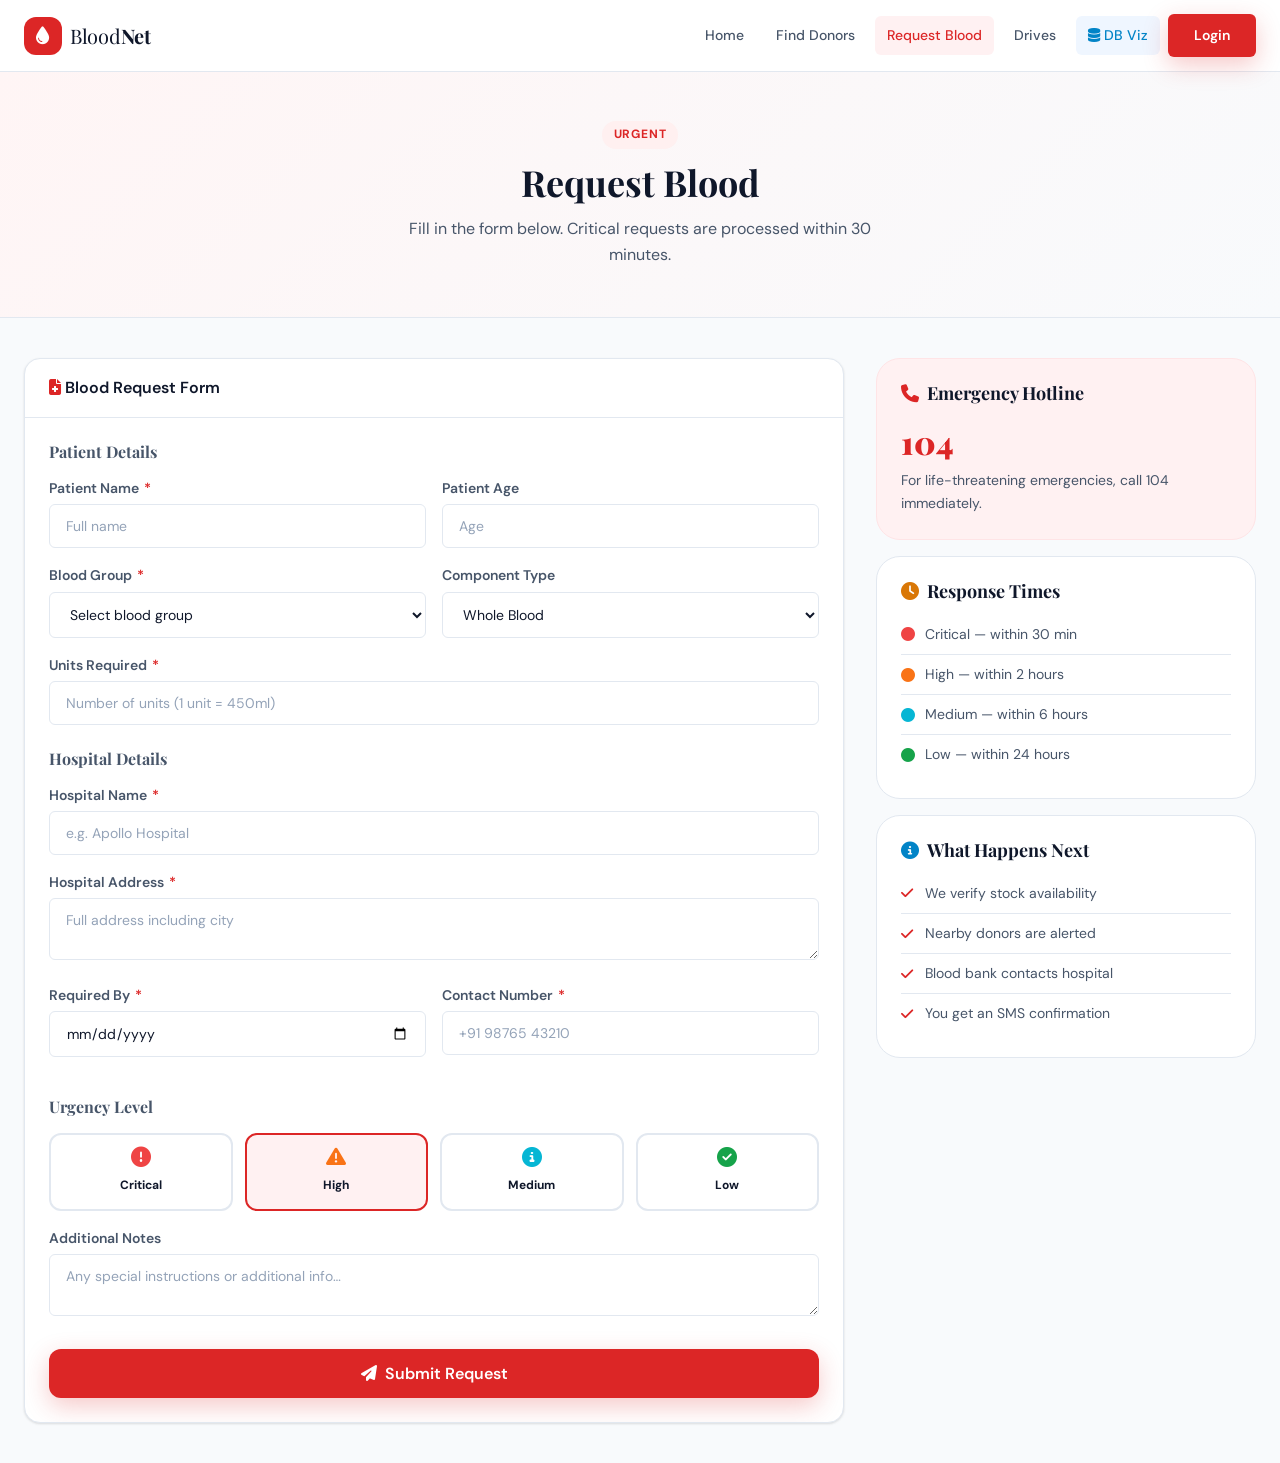
<file: pages/request-blood.html>
<!DOCTYPE html>
<html lang="en">
<head>
    <meta charset="UTF-8">
    <meta name="viewport" content="width=device-width, initial-scale=1.0">
    <title>Request Blood — BloodNet</title>
    <link rel="preconnect" href="https://fonts.googleapis.com">
    <link href="https://fonts.googleapis.com/css2?family=Playfair+Display:wght@700;900&family=DM+Sans:wght@300;400;500;600&display=swap" rel="stylesheet">
    <link rel="stylesheet" href="https://cdnjs.cloudflare.com/ajax/libs/font-awesome/6.4.0/css/all.min.css">
    <link rel="stylesheet" href="../css/variables.css">
    <link rel="stylesheet" href="../css/base.css">
    <link rel="stylesheet" href="../css/components.css">
    <style>
        .page-hero { background: linear-gradient(135deg,#fff5f5,var(--slate-50)); padding: var(--space-12) 0; border-bottom:1px solid var(--border); }
        .request-layout { display:grid; grid-template-columns:1fr 380px; gap:var(--space-8); padding:var(--space-10) 0; align-items:start; }
        .urgency-selector { display:grid; grid-template-columns:repeat(4,1fr); gap:var(--space-3); margin-bottom:var(--space-2); }
        .urgency-btn { border:2px solid var(--border); border-radius:var(--radius-md); padding:var(--space-3); text-align:center; cursor:pointer; transition:var(--transition-base); }
        .urgency-btn input { display:none; }
        .urgency-btn:has(input:checked) { border-color:var(--primary); background:var(--red-50); }
        .urgency-btn i { font-size:var(--text-xl); display:block; margin-bottom:var(--space-1); }
        .urgency-btn span { font-size:var(--text-xs); font-weight:700; }
        .info-card { background:white; border-radius:var(--radius-xl); border:1px solid var(--border); padding:var(--space-6); margin-bottom:var(--space-4); }
        .info-card h3 { font-size:var(--text-lg); margin-bottom:var(--space-3); display:flex;align-items:center;gap:var(--space-2); }
        .info-list li { font-size:var(--text-sm); color:var(--text-secondary); padding:var(--space-2) 0; border-bottom:1px solid var(--border); display:flex;align-items:center;gap:var(--space-2); }
        .info-list li:last-child { border:none; }
        .info-list i { color:var(--primary); width:16px; }
        @media(max-width:900px){ .request-layout{grid-template-columns:1fr;} }
    </style>
</head>
<body>
    <nav class="navbar">
        <div class="container nav-inner">
            <a href="../index.html" class="logo">
                <span class="logo-icon"><i class="fas fa-droplet"></i></span>
                <span class="logo-text">Blood<strong>Net</strong></span>
            </a>
            <div class="nav-links">
                <a href="../index.html" class="nav-link">Home</a>
                <a href="find-donors.html" class="nav-link">Find Donors</a>
                <a href="request-blood.html" class="nav-link active">Request Blood</a>
                <a href="drives.html" class="nav-link">Drives</a>
                <a href="../db-visualizer/index.html" class="nav-link nav-special"><i class="fas fa-database"></i> DB Viz</a>
                <a href="donor/login.html" class="btn btn-primary">Login</a>
            </div>
        </div>
    </nav>

    <div class="page-hero">
        <div class="container">
            <div class="section-header" style="margin-bottom:0">
                <span class="section-tag" style="background:#fff0f0;color:var(--primary)">Urgent</span>
                <h1 class="section-title">Request Blood</h1>
                <p>Fill in the form below. Critical requests are processed within 30 minutes.</p>
            </div>
        </div>
    </div>

    <div class="container">
        <div class="request-layout">
            <!-- Form -->
            <div>
                <div class="card">
                    <div class="card-header">
                        <span><i class="fas fa-file-medical" style="color:var(--primary)"></i> Blood Request Form</span>
                    </div>
                    <div class="card-body">
                        <div id="successAlert" class="alert alert-success" style="display:none">
                            <i class="fas fa-check-circle"></i>
                            <span>Request submitted! We'll contact you within 30 minutes for critical cases.</span>
                        </div>
                        <form id="requestForm" novalidate>
                            <h4 style="margin-bottom:var(--space-4);font-size:var(--text-base);color:var(--text-secondary)">Patient Details</h4>
                            <div class="form-row">
                                <div class="form-group">
                                    <label class="form-label">Patient Name <span class="required">*</span></label>
                                    <input type="text" class="form-control" id="patient_name" placeholder="Full name" required>
                                </div>
                                <div class="form-group">
                                    <label class="form-label">Patient Age</label>
                                    <input type="number" class="form-control" id="patient_age" placeholder="Age" min="0" max="120">
                                </div>
                            </div>
                            <div class="form-row">
                                <div class="form-group">
                                    <label class="form-label">Blood Group <span class="required">*</span></label>
                                    <select class="form-control" id="blood_group" required>
                                        <option value="">Select blood group</option>
                                        <option>A+</option><option>A-</option><option>B+</option><option>B-</option>
                                        <option>O+</option><option>O-</option><option>AB+</option><option>AB-</option>
                                    </select>
                                </div>
                                <div class="form-group">
                                    <label class="form-label">Component Type</label>
                                    <select class="form-control" id="component_type">
                                        <option>Whole Blood</option><option>Plasma</option>
                                        <option>Platelets</option><option>Red Cells</option>
                                    </select>
                                </div>
                            </div>
                            <div class="form-group">
                                <label class="form-label">Units Required <span class="required">*</span></label>
                                <input type="number" class="form-control" id="quantity" placeholder="Number of units (1 unit = 450ml)" min="1" max="20" required>
                            </div>

                            <h4 style="margin:var(--space-6) 0 var(--space-4);font-size:var(--text-base);color:var(--text-secondary)">Hospital Details</h4>
                            <div class="form-group">
                                <label class="form-label">Hospital Name <span class="required">*</span></label>
                                <input type="text" class="form-control" id="hospital_name" placeholder="e.g. Apollo Hospital" required>
                            </div>
                            <div class="form-group">
                                <label class="form-label">Hospital Address <span class="required">*</span></label>
                                <textarea class="form-control" id="hospital_address" rows="2" placeholder="Full address including city" required></textarea>
                            </div>
                            <div class="form-row">
                                <div class="form-group">
                                    <label class="form-label">Required By <span class="required">*</span></label>
                                    <input type="date" class="form-control" id="required_date" required>
                                </div>
                                <div class="form-group">
                                    <label class="form-label">Contact Number <span class="required">*</span></label>
                                    <input type="tel" class="form-control" id="contact_number" placeholder="+91 98765 43210" required>
                                </div>
                            </div>

                            <h4 style="margin:var(--space-6) 0 var(--space-4);font-size:var(--text-base);color:var(--text-secondary)">Urgency Level</h4>
                            <div class="urgency-selector">
                                <label class="urgency-btn">
                                    <input type="radio" name="urgency" value="Critical">
                                    <i class="fas fa-circle-exclamation" style="color:#ef4444"></i>
                                    <span>Critical</span>
                                </label>
                                <label class="urgency-btn">
                                    <input type="radio" name="urgency" value="High" checked>
                                    <i class="fas fa-triangle-exclamation" style="color:#f97316"></i>
                                    <span>High</span>
                                </label>
                                <label class="urgency-btn">
                                    <input type="radio" name="urgency" value="Medium">
                                    <i class="fas fa-circle-info" style="color:#06b6d4"></i>
                                    <span>Medium</span>
                                </label>
                                <label class="urgency-btn">
                                    <input type="radio" name="urgency" value="Low">
                                    <i class="fas fa-circle-check" style="color:#16a34a"></i>
                                    <span>Low</span>
                                </label>
                            </div>

                            <div class="form-group" style="margin-top:var(--space-4)">
                                <label class="form-label">Additional Notes</label>
                                <textarea class="form-control" id="notes" rows="2" placeholder="Any special instructions or additional info…"></textarea>
                            </div>

                            <button type="submit" class="btn btn-primary btn-lg" style="width:100%;justify-content:center;margin-top:var(--space-2)" id="submitBtn">
                                <i class="fas fa-paper-plane"></i>
                                <span id="submitBtnText">Submit Request</span>
                                <span id="submitSpinner" class="spinner" style="display:none"></span>
                            </button>
                        </form>
                    </div>
                </div>
            </div>

            <!-- Sidebar info -->
            <div>
                <div class="info-card" style="border-color:var(--red-100);background:var(--red-50)">
                    <h3><i class="fas fa-phone" style="color:var(--primary)"></i> Emergency Hotline</h3>
                    <p style="font-size:2rem;font-family:var(--font-display);font-weight:900;color:var(--primary)">104</p>
                    <p style="font-size:var(--text-sm);color:var(--text-secondary)">For life-threatening emergencies, call 104 immediately.</p>
                </div>
                <div class="info-card">
                    <h3><i class="fas fa-clock" style="color:var(--warning)"></i> Response Times</h3>
                    <ul class="info-list" style="list-style:none;padding:0">
                        <li><i class="fas fa-circle" style="color:#ef4444"></i> Critical — within 30 min</li>
                        <li><i class="fas fa-circle" style="color:#f97316"></i> High — within 2 hours</li>
                        <li><i class="fas fa-circle" style="color:#06b6d4"></i> Medium — within 6 hours</li>
                        <li><i class="fas fa-circle" style="color:#16a34a"></i> Low — within 24 hours</li>
                    </ul>
                </div>
                <div class="info-card">
                    <h3><i class="fas fa-circle-info" style="color:var(--info)"></i> What Happens Next</h3>
                    <ul class="info-list" style="list-style:none;padding:0">
                        <li><i class="fas fa-check"></i> We verify stock availability</li>
                        <li><i class="fas fa-check"></i> Nearby donors are alerted</li>
                        <li><i class="fas fa-check"></i> Blood bank contacts hospital</li>
                        <li><i class="fas fa-check"></i> You get an SMS confirmation</li>
                    </ul>
                </div>
            </div>
        </div>
    </div>

    <script type="module">
        import { showToast, apiCall } from '../js/main.js';

        // Set min date to today
        document.getElementById('required_date').min = new Date().toISOString().split('T')[0];

        document.getElementById('requestForm').addEventListener('submit', async (e) => {
            e.preventDefault();
            document.getElementById('submitBtnText').textContent = 'Submitting…';
            document.getElementById('submitSpinner').style.display = 'inline-block';
            document.getElementById('submitBtn').disabled = true;

            const payload = {
                patient_name:      document.getElementById('patient_name').value.trim(),
                patient_age:       document.getElementById('patient_age').value,
                blood_group:       document.getElementById('blood_group').value,
                component_type:    document.getElementById('component_type').value,
                quantity_required: document.getElementById('quantity').value,
                hospital_name:     document.getElementById('hospital_name').value.trim(),
                hospital_address:  document.getElementById('hospital_address').value.trim(),
                required_date:     document.getElementById('required_date').value,
                contact_person:    'Hospital Staff',
                contact_number:    document.getElementById('contact_number').value.trim(),
                urgency_level:     document.querySelector('input[name="urgency"]:checked')?.value || 'Medium',
                notes:             document.getElementById('notes').value,
            };

            try {
                await apiCall('bloodbank/requests.php', { method: 'POST', body: payload });
                document.getElementById('successAlert').style.display = 'flex';
                document.getElementById('requestForm').reset();
                showToast('Blood request submitted successfully!', 'success');
            } catch (err) {
                showToast(err.message || 'Submission failed. Please try again.', 'error');
            } finally {
                document.getElementById('submitBtnText').textContent = 'Submit Request';
                document.getElementById('submitSpinner').style.display = 'none';
                document.getElementById('submitBtn').disabled = false;
            }
        });
    </script>
</body>
</html>
</file>
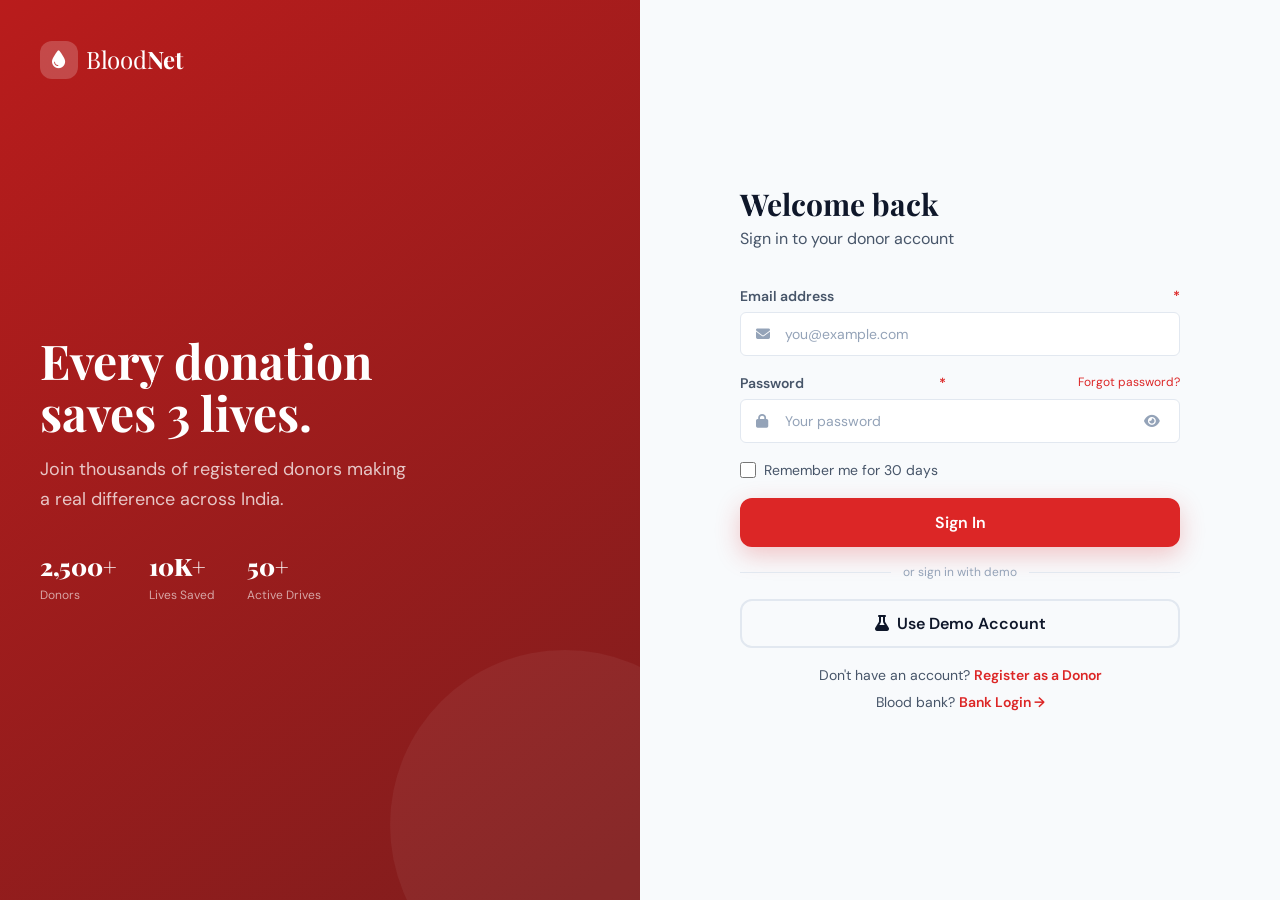
<file: pages/donor/login.html>
<!DOCTYPE html>
<html lang="en">
<head>
    <meta charset="UTF-8">
    <meta name="viewport" content="width=device-width, initial-scale=1.0">
    <title>Login — BloodNet</title>
    <link rel="preconnect" href="https://fonts.googleapis.com">
    <link href="https://fonts.googleapis.com/css2?family=Playfair+Display:wght@700;900&family=DM+Sans:wght@300;400;500;600&display=swap" rel="stylesheet">
    <link rel="stylesheet" href="https://cdnjs.cloudflare.com/ajax/libs/font-awesome/6.4.0/css/all.min.css">
    <link rel="stylesheet" href="../../css/variables.css">
    <link rel="stylesheet" href="../../css/base.css">
    <link rel="stylesheet" href="../../css/components.css">
    <link rel="stylesheet" href="auth.css">
</head>
<body>
    <div class="auth-layout">
        <!-- Left Panel -->
        <div class="auth-panel-left">
            <a href="../../index.html" class="auth-logo">
                <span class="logo-icon"><i class="fas fa-droplet"></i></span>
                <span class="logo-text">Blood<strong>Net</strong></span>
            </a>
            <div class="auth-left-content">
                <h2>Every donation<br>saves 3 lives.</h2>
                <p>Join thousands of registered donors making a real difference across India.</p>
                <div class="auth-stats">
                    <div class="auth-stat"><span class="auth-stat-num">2,500+</span><span>Donors</span></div>
                    <div class="auth-stat"><span class="auth-stat-num">10K+</span><span>Lives Saved</span></div>
                    <div class="auth-stat"><span class="auth-stat-num">50+</span><span>Active Drives</span></div>
                </div>
            </div>
            <div class="auth-bg-shape"></div>
        </div>

        <!-- Right Panel -->
        <div class="auth-panel-right">
            <div class="auth-form-wrap">
                <div class="auth-form-header">
                    <h1>Welcome back</h1>
                    <p>Sign in to your donor account</p>
                </div>

                <div id="loginAlert" class="alert alert-danger" style="display:none">
                    <i class="fas fa-circle-exclamation"></i>
                    <span id="loginAlertMsg">Invalid email or password.</span>
                </div>

                <form id="loginForm" novalidate>
                    <div class="form-group">
                        <label class="form-label" for="email">Email address <span class="required">*</span></label>
                        <div class="input-icon-wrap">
                            <i class="fas fa-envelope input-icon"></i>
                            <input type="email" class="form-control input-with-icon" id="email" placeholder="you@example.com" autocomplete="email" required>
                        </div>
                        <div class="form-error" id="emailError">Please enter a valid email.</div>
                    </div>

                    <div class="form-group">
                        <label class="form-label" for="password">
                            Password <span class="required">*</span>
                            <a href="#" class="forgot-link">Forgot password?</a>
                        </label>
                        <div class="input-icon-wrap">
                            <i class="fas fa-lock input-icon"></i>
                            <input type="password" class="form-control input-with-icon" id="password" placeholder="Your password" autocomplete="current-password" required>
                            <button type="button" class="toggle-password" id="togglePwd" aria-label="Show password">
                                <i class="fas fa-eye"></i>
                            </button>
                        </div>
                        <div class="form-error" id="passwordError">Password is required.</div>
                    </div>

                    <div class="form-group form-checkbox">
                        <label class="checkbox-label">
                            <input type="checkbox" id="rememberMe"> Remember me for 30 days
                        </label>
                    </div>

                    <button type="submit" class="btn btn-primary btn-lg btn-full" id="loginBtn">
                        <span id="loginBtnText">Sign In</span>
                        <span id="loginSpinner" class="spinner" style="display:none"></span>
                    </button>
                </form>

                <div class="auth-divider"><span>or sign in with demo</span></div>

                <button class="btn btn-ghost btn-lg btn-full" id="demoLogin">
                    <i class="fas fa-flask"></i> Use Demo Account
                </button>

                <p class="auth-switch">
                    Don't have an account? <a href="register.html">Register as a Donor</a>
                </p>
                <p class="auth-switch" style="margin-top:0.25rem">
                    Blood bank? <a href="../../pages/blood-bank/login.html">Bank Login →</a>
                </p>
            </div>
        </div>
    </div>

    <script type="module">
        import { showToast, auth, apiCall } from '../../js/main.js';

        // Toggle password visibility
        document.getElementById('togglePwd').addEventListener('click', function() {
            const pwd = document.getElementById('password');
            const icon = this.querySelector('i');
            if (pwd.type === 'password') { pwd.type = 'text'; icon.className = 'fas fa-eye-slash'; }
            else { pwd.type = 'password'; icon.className = 'fas fa-eye'; }
        });

        // Form submit
        document.getElementById('loginForm').addEventListener('submit', async (e) => {
            e.preventDefault();
            const email    = document.getElementById('email').value.trim();
            const password = document.getElementById('password').value;
            let valid = true;

            if (!email || !/^[^\s@]+@[^\s@]+\.[^\s@]+$/.test(email)) {
                document.getElementById('email').classList.add('error');
                valid = false;
            } else { document.getElementById('email').classList.remove('error'); }

            if (!password) {
                document.getElementById('password').classList.add('error');
                valid = false;
            } else { document.getElementById('password').classList.remove('error'); }

            if (!valid) return;

            // Loading state
            document.getElementById('loginBtnText').textContent = 'Signing in…';
            document.getElementById('loginSpinner').style.display = 'inline-block';
            document.getElementById('loginBtn').disabled = true;
            document.getElementById('loginAlert').style.display = 'none';

            try {
                const data = await apiCall('donor/login.php', { method: 'POST', body: { email, password } });
                if (data.status === 'success') {
                    auth.setSession(data.token, data.donor);
                    showToast('Login successful! Redirecting…', 'success');
                    setTimeout(() => window.location.href = '../../dashboard.html', 1000);
                } else { throw new Error(data.message); }
            } catch (err) {
                document.getElementById('loginAlert').style.display = 'flex';
                document.getElementById('loginAlertMsg').textContent = err.message || 'Login failed. Please try again.';
                document.getElementById('loginBtnText').textContent = 'Sign In';
                document.getElementById('loginSpinner').style.display = 'none';
                document.getElementById('loginBtn').disabled = false;
            }
        });

        // Demo login
        document.getElementById('demoLogin').addEventListener('click', () => {
            document.getElementById('email').value    = 'john@example.com';
            document.getElementById('password').value = 'password';
            showToast('Demo credentials filled in!', 'info');
        });
    </script>
</body>
</html>
</file>
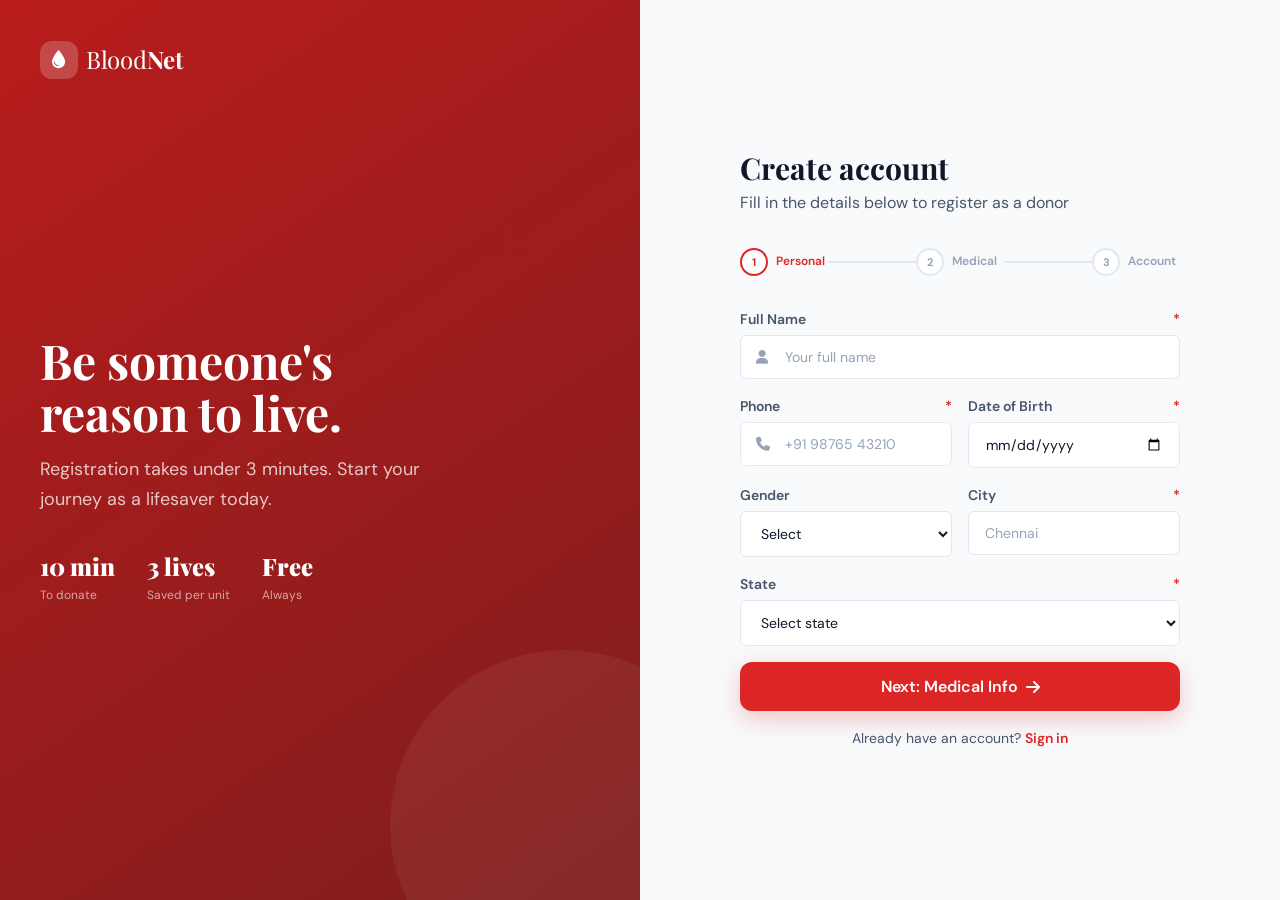
<file: pages/donor/register.html>
<!DOCTYPE html>
<html lang="en">
<head>
    <meta charset="UTF-8">
    <meta name="viewport" content="width=device-width, initial-scale=1.0">
    <title>Register — BloodNet</title>
    <link rel="preconnect" href="https://fonts.googleapis.com">
    <link href="https://fonts.googleapis.com/css2?family=Playfair+Display:wght@700;900&family=DM+Sans:wght@300;400;500;600&display=swap" rel="stylesheet">
    <link rel="stylesheet" href="https://cdnjs.cloudflare.com/ajax/libs/font-awesome/6.4.0/css/all.min.css">
    <link rel="stylesheet" href="../../css/variables.css">
    <link rel="stylesheet" href="../../css/base.css">
    <link rel="stylesheet" href="../../css/components.css">
    <link rel="stylesheet" href="auth.css">
</head>
<body>
    <div class="auth-layout">
        <!-- Left Panel -->
        <div class="auth-panel-left">
            <a href="../../index.html" class="auth-logo">
                <span class="logo-icon"><i class="fas fa-droplet"></i></span>
                <span class="logo-text">Blood<strong>Net</strong></span>
            </a>
            <div class="auth-left-content">
                <h2>Be someone's<br>reason to live.</h2>
                <p>Registration takes under 3 minutes. Start your journey as a lifesaver today.</p>
                <div class="auth-stats">
                    <div class="auth-stat"><span class="auth-stat-num">10 min</span><span>To donate</span></div>
                    <div class="auth-stat"><span class="auth-stat-num">3 lives</span><span>Saved per unit</span></div>
                    <div class="auth-stat"><span class="auth-stat-num">Free</span><span>Always</span></div>
                </div>
            </div>
            <div class="auth-bg-shape"></div>
        </div>

        <!-- Right Panel -->
        <div class="auth-panel-right">
            <div class="auth-form-wrap">
                <div class="auth-form-header">
                    <h1>Create account</h1>
                    <p>Fill in the details below to register as a donor</p>
                </div>

                <!-- Step indicator -->
                <div class="auth-steps" id="stepsIndicator">
                    <div class="auth-step active" id="step-ind-1">
                        <div class="step-circle">1</div><span>Personal</span>
                    </div>
                    <div class="step-connector"></div>
                    <div class="auth-step" id="step-ind-2">
                        <div class="step-circle">2</div><span>Medical</span>
                    </div>
                    <div class="step-connector"></div>
                    <div class="auth-step" id="step-ind-3">
                        <div class="step-circle">3</div><span>Account</span>
                    </div>
                </div>

                <div id="regAlert" class="alert alert-danger" style="display:none">
                    <i class="fas fa-circle-exclamation"></i>
                    <span id="regAlertMsg">Please fix errors below.</span>
                </div>

                <form id="registerForm" novalidate>
                    <!-- Step 1: Personal Info -->
                    <div class="form-step" id="formStep1">
                        <div class="form-group">
                            <label class="form-label" for="full_name">Full Name <span class="required">*</span></label>
                            <div class="input-icon-wrap">
                                <i class="fas fa-user input-icon"></i>
                                <input type="text" class="form-control input-with-icon" id="full_name" placeholder="Your full name" required>
                            </div>
                            <div class="form-error" id="full_nameError">Name is required.</div>
                        </div>
                        <div class="form-row">
                            <div class="form-group">
                                <label class="form-label" for="phone">Phone <span class="required">*</span></label>
                                <div class="input-icon-wrap">
                                    <i class="fas fa-phone input-icon"></i>
                                    <input type="tel" class="form-control input-with-icon" id="phone" placeholder="+91 98765 43210" required>
                                </div>
                                <div class="form-error" id="phoneError">Valid phone required.</div>
                            </div>
                            <div class="form-group">
                                <label class="form-label" for="dob">Date of Birth <span class="required">*</span></label>
                                <input type="date" class="form-control" id="dob" required>
                                <div class="form-error" id="dobError">You must be 18+ to donate.</div>
                            </div>
                        </div>
                        <div class="form-row">
                            <div class="form-group">
                                <label class="form-label" for="gender">Gender</label>
                                <select class="form-control" id="gender">
                                    <option value="">Select</option>
                                    <option>Male</option>
                                    <option>Female</option>
                                    <option>Other</option>
                                </select>
                            </div>
                            <div class="form-group">
                                <label class="form-label" for="city">City <span class="required">*</span></label>
                                <input type="text" class="form-control" id="city" placeholder="Chennai" required>
                                <div class="form-error" id="cityError">City is required.</div>
                            </div>
                        </div>
                        <div class="form-group">
                            <label class="form-label" for="state">State <span class="required">*</span></label>
                            <select class="form-control" id="state" required>
                                <option value="">Select state</option>
                                <option>Tamil Nadu</option><option>Maharashtra</option><option>Karnataka</option>
                                <option>Delhi</option><option>Telangana</option><option>Kerala</option>
                                <option>Andhra Pradesh</option><option>Gujarat</option><option>Other</option>
                            </select>
                            <div class="form-error" id="stateError">State is required.</div>
                        </div>
                        <button type="button" class="btn btn-primary btn-lg btn-full" id="nextStep1">
                            Next: Medical Info <i class="fas fa-arrow-right"></i>
                        </button>
                    </div>

                    <!-- Step 2: Medical Info -->
                    <div class="form-step" id="formStep2" style="display:none">
                        <div class="form-row">
                            <div class="form-group">
                                <label class="form-label" for="blood_group">Blood Group <span class="required">*</span></label>
                                <select class="form-control" id="blood_group" required>
                                    <option value="">Select</option>
                                    <option>A+</option><option>A-</option>
                                    <option>B+</option><option>B-</option>
                                    <option>O+</option><option>O-</option>
                                    <option>AB+</option><option>AB-</option>
                                </select>
                                <div class="form-error" id="blood_groupError">Blood group required.</div>
                            </div>
                            <div class="form-group">
                                <label class="form-label" for="weight">Weight (kg)</label>
                                <input type="number" class="form-control" id="weight" placeholder="65" min="45" max="200">
                                <div class="form-hint">Minimum 50 kg to donate</div>
                            </div>
                        </div>
                        <div class="form-group">
                            <label class="form-label" for="last_donation">Last Donation Date</label>
                            <input type="date" class="form-control" id="last_donation">
                            <div class="form-hint">Leave blank if this is your first donation</div>
                        </div>
                        <div class="form-group">
                            <label class="form-label" for="health_conditions">Health Conditions</label>
                            <textarea class="form-control" id="health_conditions" rows="3"
                                placeholder="List any known conditions or leave blank if none..."></textarea>
                        </div>
                        <div class="form-group">
                            <label class="form-label">Availability</label>
                            <div style="display:flex;gap:var(--space-4)">
                                <label class="checkbox-label">
                                    <input type="radio" name="availability" value="Available" checked> Available
                                </label>
                                <label class="checkbox-label">
                                    <input type="radio" name="availability" value="Unavailable"> Unavailable
                                </label>
                            </div>
                        </div>
                        <div style="display:flex;gap:var(--space-3)">
                            <button type="button" class="btn btn-ghost btn-lg" id="prevStep2" style="flex:1">
                                <i class="fas fa-arrow-left"></i> Back
                            </button>
                            <button type="button" class="btn btn-primary btn-lg" id="nextStep2" style="flex:2">
                                Next: Create Account <i class="fas fa-arrow-right"></i>
                            </button>
                        </div>
                    </div>

                    <!-- Step 3: Account -->
                    <div class="form-step" id="formStep3" style="display:none">
                        <div class="form-group">
                            <label class="form-label" for="reg_email">Email <span class="required">*</span></label>
                            <div class="input-icon-wrap">
                                <i class="fas fa-envelope input-icon"></i>
                                <input type="email" class="form-control input-with-icon" id="reg_email" placeholder="you@example.com" required>
                            </div>
                            <div class="form-error" id="reg_emailError">Valid email required.</div>
                        </div>
                        <div class="form-group">
                            <label class="form-label" for="reg_password">Password <span class="required">*</span></label>
                            <div class="input-icon-wrap">
                                <i class="fas fa-lock input-icon"></i>
                                <input type="password" class="form-control input-with-icon" id="reg_password" placeholder="Min 8 characters" required>
                                <button type="button" class="toggle-password" id="toggleRegPwd">
                                    <i class="fas fa-eye"></i>
                                </button>
                            </div>
                            <div class="password-strength">
                                <div class="strength-track"><div class="strength-fill" id="strengthFill" style="width:0%"></div></div>
                                <div class="strength-label" id="strengthLabel">Enter a password</div>
                            </div>
                            <div class="form-error" id="reg_passwordError">Password must be at least 8 characters.</div>
                        </div>
                        <div class="form-group">
                            <label class="form-label" for="confirm_password">Confirm Password <span class="required">*</span></label>
                            <div class="input-icon-wrap">
                                <i class="fas fa-lock input-icon"></i>
                                <input type="password" class="form-control input-with-icon" id="confirm_password" placeholder="Re-enter password" required>
                            </div>
                            <div class="form-error" id="confirm_passwordError">Passwords do not match.</div>
                        </div>
                        <div class="form-group form-checkbox">
                            <label class="checkbox-label">
                                <input type="checkbox" id="agreeTerms" required>
                                I agree to the <a href="#" style="color:var(--primary)">Terms of Service</a> and consent to be contacted for donation requests.
                            </label>
                            <div class="form-error" id="agreeTermsError">You must agree to continue.</div>
                        </div>
                        <div style="display:flex;gap:var(--space-3)">
                            <button type="button" class="btn btn-ghost btn-lg" id="prevStep3" style="flex:1">
                                <i class="fas fa-arrow-left"></i> Back
                            </button>
                            <button type="submit" class="btn btn-primary btn-lg" id="registerBtn" style="flex:2">
                                <span id="registerBtnText">Create Account</span>
                                <span id="registerSpinner" class="spinner" style="display:none"></span>
                            </button>
                        </div>
                    </div>
                </form>

                <p class="auth-switch">
                    Already have an account? <a href="login.html">Sign in</a>
                </p>
            </div>
        </div>
    </div>

    <script type="module">
        import { showToast, apiCall } from '../../js/main.js';

        let currentStep = 1;

        function goToStep(n) {
            document.querySelector(`#formStep${currentStep}`).style.display = 'none';
            currentStep = n;
            document.querySelector(`#formStep${n}`).style.display = 'block';
            // Update indicators
            [1,2,3].forEach(i => {
                const ind = document.getElementById(`step-ind-${i}`);
                ind.className = 'auth-step';
                if (i < n)  { ind.classList.add('done');   ind.querySelector('.step-circle').innerHTML = '<i class="fas fa-check"></i>'; }
                if (i === n){ ind.classList.add('active'); }
            });
        }

        // Step nav
        document.getElementById('nextStep1').addEventListener('click', () => {
            const name  = document.getElementById('full_name').value.trim();
            const phone = document.getElementById('phone').value.trim();
            const dob   = document.getElementById('dob').value;
            const city  = document.getElementById('city').value.trim();
            const state = document.getElementById('state').value;
            let ok = true;
            const require = (id, cond) => {
                document.getElementById(id).classList.toggle('error', !cond);
                if (!cond) ok = false;
            };
            require('full_name', name.length >= 2);
            require('phone', /^\+?[\d\s-]{7,15}$/.test(phone));
            require('city', city.length >= 2);
            require('state', !!state);
            if (dob) {
                const age = (Date.now() - new Date(dob)) / (365.25 * 86400000);
                require('dob', age >= 18);
            }
            if (ok) goToStep(2);
        });

        document.getElementById('nextStep2').addEventListener('click', () => {
            const bg = document.getElementById('blood_group').value;
            if (!bg) { document.getElementById('blood_group').classList.add('error'); return; }
            document.getElementById('blood_group').classList.remove('error');
            goToStep(3);
        });

        document.getElementById('prevStep2').addEventListener('click', () => goToStep(1));
        document.getElementById('prevStep3').addEventListener('click', () => goToStep(2));

        // Password strength
        document.getElementById('reg_password').addEventListener('input', function() {
            const val = this.value;
            let score = 0;
            if (val.length >= 8)  score++;
            if (/[A-Z]/.test(val)) score++;
            if (/[0-9]/.test(val)) score++;
            if (/[^A-Za-z0-9]/.test(val)) score++;
            const pcts  = ['0%', '25%', '50%', '75%', '100%'];
            const colors = ['', '#ef4444', '#f97316', '#eab308', '#16a34a'];
            const labels = ['', 'Weak', 'Fair', 'Good', 'Strong'];
            const fill = document.getElementById('strengthFill');
            fill.style.width = pcts[score];
            fill.style.background = colors[score];
            document.getElementById('strengthLabel').textContent = score ? labels[score] : 'Enter a password';
        });

        // Toggle password
        document.getElementById('toggleRegPwd').addEventListener('click', function() {
            const pwd = document.getElementById('reg_password');
            const icon = this.querySelector('i');
            pwd.type = pwd.type === 'password' ? 'text' : 'password';
            icon.className = pwd.type === 'password' ? 'fas fa-eye' : 'fas fa-eye-slash';
        });

        // Submit
        document.getElementById('registerForm').addEventListener('submit', async (e) => {
            e.preventDefault();
            const email   = document.getElementById('reg_email').value.trim();
            const pwd     = document.getElementById('reg_password').value;
            const cpwd    = document.getElementById('confirm_password').value;
            const agree   = document.getElementById('agreeTerms').checked;
            let ok = true;
            const require = (id, cond) => { document.getElementById(id).classList.toggle('error', !cond); if (!cond) ok = false; };
            require('reg_email',   /^[^\s@]+@[^\s@]+\.[^\s@]+$/.test(email));
            require('reg_password', pwd.length >= 8);
            require('confirm_password', pwd === cpwd);
            require('agreeTerms', agree);
            if (!ok) return;

            document.getElementById('registerBtnText').textContent = 'Creating account…';
            document.getElementById('registerSpinner').style.display = 'inline-block';
            document.getElementById('registerBtn').disabled = true;

            const payload = {
                full_name:     document.getElementById('full_name').value.trim(),
                email,
                phone:         document.getElementById('phone').value.trim(),
                password:      pwd,
                blood_group:   document.getElementById('blood_group').value,
                date_of_birth: document.getElementById('dob').value,
                gender:        document.getElementById('gender').value,
                weight:        document.getElementById('weight').value,
                city:          document.getElementById('city').value.trim(),
                state:         document.getElementById('state').value,
                availability_status: document.querySelector('input[name="availability"]:checked').value,
                health_conditions: document.getElementById('health_conditions').value,
                last_donation_date: document.getElementById('last_donation').value || null,
            };

            try {
                const data = await apiCall('donor/register.php', { method: 'POST', body: payload });
                if (data.status === 'success') {
                    showToast('Account created successfully!', 'success');
                    setTimeout(() => window.location.href = 'login.html', 1500);
                } else throw new Error(data.message);
            } catch (err) {
                document.getElementById('regAlert').style.display = 'flex';
                document.getElementById('regAlertMsg').textContent = err.message || 'Registration failed.';
                document.getElementById('registerBtnText').textContent = 'Create Account';
                document.getElementById('registerSpinner').style.display = 'none';
                document.getElementById('registerBtn').disabled = false;
            }
        });
    </script>
</body>
</html>
</file>
<file: css/variables.css>
/* ============================================
   BloodNet — CSS Variables & Design Tokens
   ============================================ */
:root {
    /* Brand Colors */
    --red-50:  #fff1f2;
    --red-100: #ffe4e6;
    --red-300: #fca5a5;
    --red-500: #ef4444;
    --red-600: #dc2626;
    --red-700: #b91c1c;
    --red-900: #7f1d1d;

    --slate-50:  #f8fafc;
    --slate-100: #f1f5f9;
    --slate-200: #e2e8f0;
    --slate-300: #cbd5e1;
    --slate-400: #94a3b8;
    --slate-500: #64748b;
    --slate-600: #475569;
    --slate-700: #334155;
    --slate-800: #1e293b;
    --slate-900: #0f172a;

    /* Semantic tokens */
    --primary:        var(--red-600);
    --primary-dark:   var(--red-700);
    --primary-light:  var(--red-300);
    --primary-bg:     var(--red-50);

    --text-primary:   var(--slate-900);
    --text-secondary: var(--slate-600);
    --text-muted:     var(--slate-400);
    --text-inverse:   #ffffff;

    --bg-page:    var(--slate-50);
    --bg-card:    #ffffff;
    --bg-dark:    var(--slate-900);

    --border:     var(--slate-200);
    --border-focus: var(--red-500);

    --success:  #16a34a;
    --warning:  #d97706;
    --danger:   var(--red-600);
    --info:     #0284c7;

    /* Typography */
    --font-display: 'Playfair Display', Georgia, serif;
    --font-body:    'DM Sans', -apple-system, sans-serif;

    --text-xs:   0.75rem;
    --text-sm:   0.875rem;
    --text-base: 1rem;
    --text-lg:   1.125rem;
    --text-xl:   1.25rem;
    --text-2xl:  1.5rem;
    --text-3xl:  1.875rem;
    --text-4xl:  2.25rem;
    --text-5xl:  3rem;
    --text-6xl:  3.75rem;

    /* Spacing */
    --space-1:  0.25rem;
    --space-2:  0.5rem;
    --space-3:  0.75rem;
    --space-4:  1rem;
    --space-6:  1.5rem;
    --space-8:  2rem;
    --space-10: 2.5rem;
    --space-12: 3rem;
    --space-16: 4rem;
    --space-20: 5rem;
    --space-24: 6rem;

    /* Radius */
    --radius-sm:  0.375rem;
    --radius-md:  0.75rem;
    --radius-lg:  1rem;
    --radius-xl:  1.5rem;
    --radius-2xl: 2rem;
    --radius-full: 9999px;

    /* Shadows */
    --shadow-sm:  0 1px 3px rgba(0,0,0,0.08), 0 1px 2px rgba(0,0,0,0.05);
    --shadow-md:  0 4px 12px rgba(0,0,0,0.08), 0 2px 4px rgba(0,0,0,0.05);
    --shadow-lg:  0 10px 25px rgba(0,0,0,0.1), 0 4px 8px rgba(0,0,0,0.05);
    --shadow-xl:  0 20px 50px rgba(0,0,0,0.12);
    --shadow-red: 0 8px 25px rgba(220, 38, 38, 0.25);

    /* Transitions */
    --transition-fast:   150ms ease;
    --transition-base:   250ms ease;
    --transition-slow:   400ms ease;
    --transition-spring: 350ms cubic-bezier(0.34, 1.56, 0.64, 1);

    /* Layout */
    --max-width:  1280px;
    --nav-height: 72px;
}
</file>
<file: css/base.css>
/* ============================================
   BloodNet — Base Styles
   ============================================ */

*, *::before, *::after { box-sizing: border-box; margin: 0; padding: 0; }

html { scroll-behavior: smooth; -webkit-text-size-adjust: 100%; }

body {
    font-family: var(--font-body);
    font-size: var(--text-base);
    line-height: 1.65;
    color: var(--text-primary);
    background: var(--bg-page);
    -webkit-font-smoothing: antialiased;
}

img, video { max-width: 100%; height: auto; display: block; }

a { color: inherit; text-decoration: none; }

button { font-family: inherit; cursor: pointer; border: none; background: none; }

input, select, textarea {
    font-family: inherit;
    font-size: var(--text-base);
    outline: none;
}

h1, h2, h3, h4, h5, h6 {
    font-family: var(--font-display);
    line-height: 1.2;
    font-weight: 700;
}

/* Layout */
.container {
    max-width: var(--max-width);
    margin: 0 auto;
    padding: 0 var(--space-6);
}

@media (max-width: 768px) {
    .container { padding: 0 var(--space-4); }
}

/* Utility */
.sr-only {
    position: absolute; width: 1px; height: 1px;
    padding: 0; margin: -1px; overflow: hidden;
    clip: rect(0,0,0,0); border: 0;
}

/* Animation base */
[data-animate] {
    opacity: 0;
    transform: translateY(24px);
    transition: opacity 0.6s ease, transform 0.6s ease;
}
[data-animate="fade-left"] { transform: translateX(30px); }
[data-animate].in-view {
    opacity: 1;
    transform: translateY(0) translateX(0);
}

/* Scrollbar */
::-webkit-scrollbar { width: 6px; }
::-webkit-scrollbar-track { background: var(--slate-100); }
::-webkit-scrollbar-thumb { background: var(--red-300); border-radius: 10px; }
</file>
<file: css/components.css>
/* ============================================
   BloodNet — Reusable Components
   ============================================ */

/* ---- Navbar ---- */
.navbar {
    position: sticky;
    top: 0;
    z-index: 1000;
    background: rgba(255,255,255,0.95);
    backdrop-filter: blur(12px);
    border-bottom: 1px solid var(--border);
    height: var(--nav-height);
}
.nav-inner {
    display: flex;
    align-items: center;
    justify-content: space-between;
    height: 100%;
}
.logo {
    display: flex;
    align-items: center;
    gap: var(--space-2);
    font-family: var(--font-display);
    font-size: var(--text-xl);
    color: var(--text-primary);
}
.logo-icon {
    width: 38px; height: 38px;
    background: var(--primary);
    border-radius: var(--radius-md);
    display: flex; align-items: center; justify-content: center;
    color: white;
    font-size: var(--text-lg);
}
.logo-text { letter-spacing: -0.3px; }

.nav-links {
    display: flex;
    align-items: center;
    gap: var(--space-2);
}
.nav-link {
    padding: var(--space-2) var(--space-3);
    border-radius: var(--radius-sm);
    font-size: var(--text-sm);
    font-weight: 500;
    color: var(--text-secondary);
    transition: color var(--transition-fast), background var(--transition-fast);
}
.nav-link:hover, .nav-link.active {
    color: var(--primary);
    background: var(--primary-bg);
}
.nav-special {
    color: var(--info) !important;
    background: #eff6ff !important;
}
.nav-special:hover { background: #dbeafe !important; }

.hamburger {
    display: none;
    flex-direction: column;
    gap: 5px;
    padding: var(--space-2);
}
.hamburger span {
    width: 24px; height: 2px;
    background: var(--text-primary);
    border-radius: 2px;
    transition: var(--transition-base);
    display: block;
}

/* ---- Buttons ---- */
.btn {
    display: inline-flex;
    align-items: center;
    gap: var(--space-2);
    padding: var(--space-2) var(--space-6);
    border-radius: var(--radius-sm);
    font-size: var(--text-sm);
    font-weight: 600;
    font-family: var(--font-body);
    transition: all var(--transition-base);
    cursor: pointer;
    border: 2px solid transparent;
    white-space: nowrap;
}
.btn:hover { transform: translateY(-1px); }
.btn:active { transform: translateY(0); }

.btn-primary {
    background: var(--primary);
    color: white;
    box-shadow: var(--shadow-red);
}
.btn-primary:hover { background: var(--primary-dark); box-shadow: 0 12px 30px rgba(220,38,38,0.3); }

.btn-outline {
    border-color: var(--primary);
    color: var(--primary);
}
.btn-outline:hover { background: var(--primary-bg); }

.btn-ghost {
    color: var(--text-primary);
    border-color: var(--border);
}
.btn-ghost:hover { background: var(--slate-100); }

.btn-white {
    background: white;
    color: var(--primary);
    font-weight: 700;
}
.btn-white:hover { background: var(--red-50); }

.btn-outline-white {
    border-color: rgba(255,255,255,0.5);
    color: white;
}
.btn-outline-white:hover { background: rgba(255,255,255,0.1); border-color: white; }

.btn-lg {
    padding: var(--space-3) var(--space-8);
    font-size: var(--text-base);
    border-radius: var(--radius-md);
}
.btn-sm {
    padding: var(--space-1) var(--space-3);
    font-size: var(--text-xs);
}

/* ---- Cards ---- */
.card {
    background: var(--bg-card);
    border-radius: var(--radius-lg);
    border: 1px solid var(--border);
    overflow: hidden;
    box-shadow: var(--shadow-sm);
    transition: box-shadow var(--transition-base), transform var(--transition-base);
}
.card:hover { box-shadow: var(--shadow-md); transform: translateY(-2px); }
.card-body { padding: var(--space-6); }
.card-header {
    padding: var(--space-4) var(--space-6);
    border-bottom: 1px solid var(--border);
    font-weight: 600;
    display: flex; align-items: center; justify-content: space-between;
}

/* ---- Badges & Tags ---- */
.tag {
    display: inline-flex;
    align-items: center;
    gap: var(--space-1);
    padding: var(--space-1) var(--space-3);
    border-radius: var(--radius-full);
    font-size: var(--text-xs);
    font-weight: 600;
    letter-spacing: 0.4px;
    text-transform: uppercase;
}
.tag-red    { background: var(--red-100);   color: var(--red-700); }
.tag-green  { background: #dcfce7;          color: #15803d; }
.tag-yellow { background: #fef9c3;          color: #854d0e; }
.tag-blue   { background: #dbeafe;          color: #1d4ed8; }
.tag-gray   { background: var(--slate-100); color: var(--slate-600); }

/* Availability dot */
.avail-dot {
    width: 8px; height: 8px;
    border-radius: 50%;
    display: inline-block;
}
.avail-dot.high     { background: var(--success); box-shadow: 0 0 0 3px rgba(22,163,74,0.2); }
.avail-dot.medium   { background: var(--warning); box-shadow: 0 0 0 3px rgba(217,119,6,0.2); }
.avail-dot.low      { background: var(--danger);  box-shadow: 0 0 0 3px rgba(220,38,38,0.2); }
.avail-dot.critical { background: #6b7280;        box-shadow: 0 0 0 3px rgba(107,114,128,0.2); }

/* ---- Forms ---- */
.form-group { margin-bottom: var(--space-4); }
.form-label {
    display: block;
    font-size: var(--text-sm);
    font-weight: 600;
    color: var(--text-secondary);
    margin-bottom: var(--space-1);
}
.form-label .required { color: var(--primary); margin-left: 2px; }

.form-control {
    width: 100%;
    padding: var(--space-3) var(--space-4);
    border: 1.5px solid var(--border);
    border-radius: var(--radius-sm);
    background: white;
    color: var(--text-primary);
    font-size: var(--text-sm);
    transition: border-color var(--transition-fast), box-shadow var(--transition-fast);
}
.form-control:focus {
    border-color: var(--border-focus);
    box-shadow: 0 0 0 3px rgba(220,38,38,0.1);
}
.form-control::placeholder { color: var(--text-muted); }

.form-hint {
    font-size: var(--text-xs);
    color: var(--text-muted);
    margin-top: var(--space-1);
}
.form-error {
    font-size: var(--text-xs);
    color: var(--danger);
    margin-top: var(--space-1);
    display: none;
}
.form-control.error { border-color: var(--danger); }
.form-control.error + .form-error { display: block; }

.form-row { display: grid; grid-template-columns: 1fr 1fr; gap: var(--space-4); }
@media (max-width: 640px) { .form-row { grid-template-columns: 1fr; } }

/* ---- Alert / Notification ---- */
.alert {
    display: flex;
    align-items: flex-start;
    gap: var(--space-3);
    padding: var(--space-4);
    border-radius: var(--radius-md);
    font-size: var(--text-sm);
    border: 1px solid transparent;
}
.alert-danger  { background: var(--red-50);  color: var(--red-700);  border-color: var(--red-100); }
.alert-success { background: #f0fdf4;         color: #15803d;          border-color: #bbf7d0; }
.alert-info    { background: #eff6ff;         color: #1d4ed8;          border-color: #bfdbfe; }
.alert-warning { background: #fffbeb;         color: #92400e;          border-color: #fde68a; }

/* Toast notification */
.toast-container {
    position: fixed;
    top: calc(var(--nav-height) + var(--space-4));
    right: var(--space-4);
    z-index: 9999;
    display: flex;
    flex-direction: column;
    gap: var(--space-2);
    pointer-events: none;
}
.toast {
    display: flex;
    align-items: center;
    gap: var(--space-3);
    padding: var(--space-3) var(--space-4);
    background: white;
    border-radius: var(--radius-md);
    box-shadow: var(--shadow-lg);
    border-left: 4px solid;
    min-width: 280px;
    pointer-events: all;
    animation: toast-in 0.3s var(--transition-spring);
}
.toast.success { border-color: var(--success); }
.toast.error   { border-color: var(--danger); }
.toast.info    { border-color: var(--info); }
.toast.warning { border-color: var(--warning); }
.toast-close { margin-left: auto; color: var(--text-muted); font-size: var(--text-lg); cursor: pointer; }

@keyframes toast-in {
    from { opacity: 0; transform: translateX(20px); }
    to   { opacity: 1; transform: translateX(0); }
}

/* ---- Tables ---- */
.table-wrapper { overflow-x: auto; }
.data-table {
    width: 100%;
    border-collapse: collapse;
    font-size: var(--text-sm);
}
.data-table th {
    text-align: left;
    padding: var(--space-3) var(--space-4);
    background: var(--slate-50);
    color: var(--text-secondary);
    font-weight: 600;
    font-size: var(--text-xs);
    text-transform: uppercase;
    letter-spacing: 0.5px;
    border-bottom: 1px solid var(--border);
}
.data-table td {
    padding: var(--space-3) var(--space-4);
    border-bottom: 1px solid var(--border);
    color: var(--text-primary);
}
.data-table tr:last-child td { border-bottom: none; }
.data-table tr:hover td { background: var(--slate-50); }

/* ---- Section Headers ---- */
.section-header {
    text-align: center;
    margin-bottom: var(--space-12);
}
.section-tag {
    display: inline-block;
    padding: var(--space-1) var(--space-3);
    background: var(--primary-bg);
    color: var(--primary);
    border-radius: var(--radius-full);
    font-size: var(--text-xs);
    font-weight: 700;
    letter-spacing: 0.8px;
    text-transform: uppercase;
    margin-bottom: var(--space-3);
}
.section-title {
    font-size: clamp(var(--text-2xl), 4vw, var(--text-4xl));
    color: var(--text-primary);
    margin-bottom: var(--space-3);
}
.section-header p {
    color: var(--text-secondary);
    max-width: 500px;
    margin: 0 auto;
}

/* ---- Blood group pill ---- */
.blood-pill {
    display: inline-flex;
    align-items: center;
    justify-content: center;
    width: 44px; height: 44px;
    border-radius: var(--radius-md);
    background: var(--primary-bg);
    color: var(--primary);
    font-family: var(--font-display);
    font-weight: 900;
    font-size: var(--text-sm);
}

/* ---- Skeleton loading ---- */
.skeleton {
    background: linear-gradient(90deg, var(--slate-100) 25%, var(--slate-200) 50%, var(--slate-100) 75%);
    background-size: 200% 100%;
    animation: skeleton-anim 1.5s infinite;
    border-radius: var(--radius-sm);
}
@keyframes skeleton-anim {
    0%   { background-position: 200% 0; }
    100% { background-position: -200% 0; }
}

/* ---- Loading spinner ---- */
.spinner {
    width: 24px; height: 24px;
    border: 3px solid var(--slate-200);
    border-top-color: var(--primary);
    border-radius: 50%;
    animation: spin 0.7s linear infinite;
}
@keyframes spin { to { transform: rotate(360deg); } }

/* ---- Footer ---- */
.footer {
    background: var(--bg-dark);
    color: var(--slate-400);
    padding: var(--space-16) 0 0;
}
.footer-inner {
    display: grid;
    grid-template-columns: 1fr 2fr;
    gap: var(--space-16);
    margin-bottom: var(--space-12);
}
.footer-brand .logo { color: white; margin-bottom: var(--space-3); }
.footer-brand p { font-size: var(--text-sm); max-width: 220px; }
.footer-links { display: grid; grid-template-columns: repeat(3, 1fr); gap: var(--space-8); }
.footer-col h4 {
    color: white;
    font-family: var(--font-body);
    font-size: var(--text-sm);
    font-weight: 700;
    margin-bottom: var(--space-4);
    text-transform: uppercase;
    letter-spacing: 0.5px;
}
.footer-col a, .footer-col p {
    display: block;
    font-size: var(--text-sm);
    margin-bottom: var(--space-2);
    transition: color var(--transition-fast);
}
.footer-col a:hover { color: white; }
.footer-bottom {
    border-top: 1px solid rgba(255,255,255,0.08);
    padding: var(--space-4) 0;
}
.footer-bottom p { font-size: var(--text-xs); text-align: center; }

@media (max-width: 768px) {
    .footer-inner { grid-template-columns: 1fr; gap: var(--space-8); }
    .footer-links { grid-template-columns: 1fr 1fr; }
    .nav-links { display: none; flex-direction: column; position: absolute; top: var(--nav-height); left: 0; right: 0; background: white; border-bottom: 1px solid var(--border); padding: var(--space-4); gap: var(--space-1); }
    .nav-links.open { display: flex; }
    .hamburger { display: flex; }
}
</file>
<file: css/home.css>
/* ============================================
   BloodNet — Home Page Styles
   ============================================ */

/* ---- Hero ---- */
.hero {
    position: relative;
    overflow: hidden;
    background: linear-gradient(135deg, #fff5f5 0%, #fff 50%, #f0f9ff 100%);
    padding: var(--space-20) 0;
    min-height: calc(100vh - var(--nav-height));
    display: flex;
    align-items: center;
}
.hero-bg-shapes { position: absolute; inset: 0; pointer-events: none; }
.shape {
    position: absolute;
    border-radius: 50%;
    opacity: 0.06;
}
.shape-1 {
    width: 600px; height: 600px;
    background: var(--primary);
    top: -150px; right: -100px;
}
.shape-2 {
    width: 300px; height: 300px;
    background: var(--primary);
    bottom: 50px; left: -80px;
}
.shape-3 {
    width: 200px; height: 200px;
    background: var(--info);
    top: 40%; left: 40%;
}

.hero-inner {
    display: grid;
    grid-template-columns: 1fr 1fr;
    align-items: center;
    gap: var(--space-16);
    position: relative;
}

.hero-tag {
    display: inline-flex;
    align-items: center;
    gap: var(--space-2);
    padding: var(--space-2) var(--space-4);
    background: white;
    border: 1.5px solid var(--red-100);
    border-radius: var(--radius-full);
    font-size: var(--text-sm);
    font-weight: 600;
    color: var(--primary);
    margin-bottom: var(--space-6);
    box-shadow: var(--shadow-sm);
}
.hero-title {
    font-size: clamp(3rem, 7vw, 5.5rem);
    color: var(--text-primary);
    line-height: 1.0;
    margin-bottom: var(--space-6);
    letter-spacing: -2px;
}
.hero-title em {
    color: var(--primary);
    font-style: normal;
    position: relative;
}
.hero-title em::after {
    content: '';
    position: absolute;
    left: 0; bottom: -4px; right: 0;
    height: 4px;
    background: var(--primary);
    border-radius: 2px;
    opacity: 0.3;
}
.hero-subtitle {
    font-size: var(--text-lg);
    color: var(--text-secondary);
    max-width: 480px;
    margin-bottom: var(--space-8);
}
.hero-actions {
    display: flex;
    gap: var(--space-3);
    flex-wrap: wrap;
    margin-bottom: var(--space-8);
}
.hero-badges {
    display: flex;
    gap: var(--space-4);
    flex-wrap: wrap;
}
.badge-item {
    display: flex;
    align-items: center;
    gap: var(--space-2);
    font-size: var(--text-xs);
    font-weight: 600;
    color: var(--text-secondary);
}
.badge-item i { color: var(--primary); }

/* Hero card */
.hero-visual { display: flex; justify-content: center; }
.hero-card {
    background: white;
    border-radius: var(--radius-xl);
    box-shadow: var(--shadow-xl);
    padding: var(--space-6);
    width: 100%;
    max-width: 380px;
    border: 1px solid var(--border);
}
.hero-card-header {
    display: flex;
    align-items: center;
    gap: var(--space-2);
    margin-bottom: var(--space-4);
    font-weight: 600;
    font-size: var(--text-sm);
}
.pulse-dot {
    width: 10px; height: 10px;
    background: var(--success);
    border-radius: 50%;
    box-shadow: 0 0 0 3px rgba(22,163,74,0.3);
    animation: pulse-anim 2s infinite;
}
@keyframes pulse-anim {
    0%, 100% { box-shadow: 0 0 0 3px rgba(22,163,74,0.3); }
    50%       { box-shadow: 0 0 0 6px rgba(22,163,74,0.1); }
}
.blood-mini-grid {
    display: grid;
    grid-template-columns: repeat(4, 1fr);
    gap: var(--space-2);
}
.blood-mini-item {
    display: flex;
    flex-direction: column;
    align-items: center;
    padding: var(--space-3) var(--space-2);
    border-radius: var(--radius-md);
    background: var(--slate-50);
    border: 1.5px solid var(--border);
    text-align: center;
    gap: var(--space-1);
}
.blood-mini-item .type {
    font-family: var(--font-display);
    font-weight: 900;
    font-size: var(--text-base);
    color: var(--primary);
}
.blood-mini-item .level {
    width: 100%; height: 4px;
    background: var(--slate-200);
    border-radius: 2px;
    overflow: hidden;
}
.blood-mini-item .level-bar {
    height: 100%;
    border-radius: 2px;
    transition: width 1s ease;
}
.level-bar.high   { background: var(--success); }
.level-bar.medium { background: var(--warning); }
.level-bar.low    { background: var(--danger); }
.blood-mini-item .units {
    font-size: var(--text-xs);
    color: var(--text-muted);
}

/* ---- Stats ---- */
.stats-section {
    padding: var(--space-16) 0;
    background: white;
    border-top: 1px solid var(--border);
    border-bottom: 1px solid var(--border);
}
.stats-grid {
    display: grid;
    grid-template-columns: repeat(4, 1fr);
    gap: var(--space-4);
}
.stat-card {
    display: flex;
    align-items: center;
    gap: var(--space-4);
    padding: var(--space-6);
    border-radius: var(--radius-lg);
    border: 1px solid var(--border);
    background: var(--bg-page);
    transition: var(--transition-base);
}
.stat-card:hover { transform: translateY(-3px); box-shadow: var(--shadow-md); }
.stat-icon {
    width: 52px; height: 52px;
    background: var(--primary-bg);
    border-radius: var(--radius-md);
    display: flex; align-items: center; justify-content: center;
    color: var(--primary);
    font-size: var(--text-xl);
    flex-shrink: 0;
}
.stat-body {}
.stat-number {
    font-family: var(--font-display);
    font-size: var(--text-3xl);
    font-weight: 900;
    color: var(--text-primary);
    line-height: 1;
}
.stat-plus { font-size: var(--text-xl); color: var(--primary); font-weight: 700; }
.stat-body p { font-size: var(--text-sm); color: var(--text-secondary); margin-top: var(--space-1); }

/* ---- Availability Section ---- */
.availability-section {
    padding: var(--space-20) 0;
}
.blood-grid {
    display: grid;
    grid-template-columns: repeat(8, 1fr);
    gap: var(--space-3);
}
.blood-group-card {
    background: white;
    border-radius: var(--radius-lg);
    padding: var(--space-5) var(--space-3);
    text-align: center;
    border: 2px solid var(--border);
    transition: all var(--transition-base);
    cursor: default;
}
.blood-group-card:hover { transform: translateY(-4px); box-shadow: var(--shadow-md); }
.blood-group-card.high   { border-color: rgba(22,163,74,0.3); }
.blood-group-card.medium { border-color: rgba(217,119,6,0.3); }
.blood-group-card.low    { border-color: rgba(220,38,38,0.3); }

.blood-type {
    font-family: var(--font-display);
    font-size: var(--text-2xl);
    font-weight: 900;
    color: var(--primary);
    margin-bottom: var(--space-2);
}
.availability-label {
    display: inline-flex; align-items: center; gap: 4px;
    font-size: var(--text-xs);
    font-weight: 700;
    text-transform: uppercase;
    letter-spacing: 0.5px;
    margin-bottom: var(--space-2);
}
.availability-label.high   { color: var(--success); }
.availability-label.medium { color: var(--warning); }
.availability-label.low    { color: var(--danger); }
.units-count {
    font-size: var(--text-sm);
    color: var(--text-muted);
}

/* ---- How it Works ---- */
.how-section {
    background: white;
    padding: var(--space-20) 0;
    border-top: 1px solid var(--border);
}
.steps-grid {
    display: flex;
    align-items: center;
    gap: var(--space-4);
}
.step-card {
    flex: 1;
    padding: var(--space-8) var(--space-6);
    border-radius: var(--radius-xl);
    background: var(--bg-page);
    border: 1.5px solid var(--border);
    text-align: center;
    transition: var(--transition-base);
    position: relative;
}
.step-card:hover { box-shadow: var(--shadow-lg); transform: translateY(-4px); border-color: var(--red-300); }
.step-num {
    position: absolute;
    top: var(--space-4); left: var(--space-4);
    font-size: var(--text-xs);
    font-weight: 800;
    color: var(--text-muted);
    letter-spacing: 1px;
}
.step-icon {
    width: 60px; height: 60px;
    background: var(--primary-bg);
    border-radius: var(--radius-lg);
    display: flex; align-items: center; justify-content: center;
    color: var(--primary);
    font-size: var(--text-2xl);
    margin: 0 auto var(--space-4);
}
.step-card h3 {
    font-family: var(--font-display);
    font-size: var(--text-xl);
    margin-bottom: var(--space-2);
}
.step-card p { font-size: var(--text-sm); color: var(--text-secondary); }
.step-arrow {
    color: var(--slate-300);
    font-size: var(--text-xl);
    flex-shrink: 0;
}

/* ---- CTA ---- */
.cta-section { padding: var(--space-16) 0; }
.cta-box {
    background: linear-gradient(135deg, var(--red-700) 0%, var(--red-900) 100%);
    border-radius: var(--radius-2xl);
    padding: var(--space-12) var(--space-12);
    display: flex;
    align-items: center;
    justify-content: space-between;
    gap: var(--space-8);
    color: white;
    overflow: hidden;
    position: relative;
}
.cta-box::before {
    content: '';
    position: absolute;
    top: -60px; right: -60px;
    width: 250px; height: 250px;
    background: rgba(255,255,255,0.05);
    border-radius: 50%;
}
.cta-content h2 {
    font-size: clamp(var(--text-2xl), 3vw, var(--text-4xl));
    margin-bottom: var(--space-2);
}
.cta-content p { color: rgba(255,255,255,0.7); font-size: var(--text-lg); }
.cta-actions { display: flex; gap: var(--space-3); flex-shrink: 0; flex-wrap: wrap; }

/* Responsive */
@media (max-width: 1024px) {
    .blood-grid { grid-template-columns: repeat(4, 1fr); }
    .stats-grid { grid-template-columns: repeat(2, 1fr); }
}
@media (max-width: 768px) {
    .hero-inner { grid-template-columns: 1fr; }
    .hero-visual { display: none; }
    .steps-grid { flex-direction: column; }
    .step-arrow { transform: rotate(90deg); }
    .blood-grid { grid-template-columns: repeat(4, 1fr); }
    .cta-box { flex-direction: column; text-align: center; padding: var(--space-8); }
}
@media (max-width: 480px) {
    .blood-grid { grid-template-columns: repeat(2, 1fr); }
    .stats-grid { grid-template-columns: 1fr; }
}
</file>
<file: db-visualizer/visualizer.css>
/* ============================================
   BloodNet — DB Visualizer Styles
   ============================================ */

.viz-breadcrumb {
    display: flex; align-items: center; gap: var(--space-2);
    font-size: var(--text-sm); color: var(--text-muted);
}
.viz-breadcrumb a { color: var(--text-muted); }
.viz-breadcrumb a:hover { color: var(--primary); }
.viz-breadcrumb .active { color: var(--text-primary); font-weight: 600; }

/* ---- Layout ---- */
.viz-layout {
    display: flex;
    height: calc(100vh - var(--nav-height));
    overflow: hidden;
}

/* ---- Sidebar ---- */
.viz-sidebar {
    width: 260px;
    min-width: 260px;
    background: var(--slate-900);
    overflow-y: auto;
    display: flex;
    flex-direction: column;
}
.viz-sidebar-header {
    padding: var(--space-6);
    border-bottom: 1px solid rgba(255,255,255,0.08);
}
.viz-sidebar-header h2 {
    font-family: var(--font-body);
    font-size: var(--text-base);
    font-weight: 700;
    color: white;
    margin-bottom: var(--space-1);
}
.viz-sidebar-header p { font-size: var(--text-xs); color: var(--slate-400); }

.viz-nav {
    padding: var(--space-4);
    border-bottom: 1px solid rgba(255,255,255,0.08);
    display: flex; flex-direction: column; gap: 2px;
}
.viz-nav-btn {
    display: flex; align-items: center; gap: var(--space-3);
    padding: var(--space-3) var(--space-4);
    border-radius: var(--radius-sm);
    font-size: var(--text-sm); font-weight: 500;
    color: var(--slate-400);
    text-align: left;
    transition: all var(--transition-fast);
    font-family: var(--font-body);
    cursor: pointer;
}
.viz-nav-btn:hover { background: rgba(255,255,255,0.06); color: white; }
.viz-nav-btn.active { background: var(--primary); color: white; }
.viz-nav-btn i { width: 16px; text-align: center; }

.viz-tables-list { padding: var(--space-4); }
.viz-tables-label {
    font-size: 10px; text-transform: uppercase; letter-spacing: 1px;
    color: var(--slate-600); font-weight: 700;
    margin-bottom: var(--space-3);
}
.viz-table-item {
    display: flex; align-items: center; justify-content: space-between;
    padding: var(--space-2) var(--space-3);
    border-radius: var(--radius-sm);
    font-size: var(--text-xs); font-weight: 500;
    color: var(--slate-400);
    cursor: pointer;
    gap: var(--space-2);
    transition: all var(--transition-fast);
    font-family: var(--font-mono, monospace);
}
.viz-table-item:hover { background: rgba(255,255,255,0.06); color: white; }
.viz-table-item.active { background: rgba(255,255,255,0.1); color: white; }
.viz-table-count { font-size: 10px; color: var(--slate-600); margin-left: auto; }

/* ---- Main ---- */
.viz-main {
    flex: 1;
    overflow-y: auto;
    background: var(--bg-page);
}
.viz-view {
    display: none;
    padding: var(--space-8);
    min-height: 100%;
}
.viz-view.active { display: block; }

.viz-view-header {
    margin-bottom: var(--space-8);
    padding-bottom: var(--space-6);
    border-bottom: 1px solid var(--border);
}
.viz-view-header h3 {
    font-size: var(--text-2xl);
    margin-bottom: var(--space-1);
}
.viz-view-header p { color: var(--text-secondary); font-size: var(--text-sm); }

/* ---- ER Diagram Canvas ---- */
.er-canvas {
    background: white;
    border-radius: var(--radius-xl);
    border: 1px solid var(--border);
    padding: var(--space-8);
    overflow-x: auto;
    min-height: 500px;
    position: relative;
}

.er-tables-grid {
    display: grid;
    grid-template-columns: repeat(3, 1fr);
    gap: var(--space-6);
    position: relative;
}

.er-table {
    background: white;
    border-radius: var(--radius-lg);
    border: 2px solid var(--border);
    overflow: hidden;
    box-shadow: var(--shadow-md);
    transition: var(--transition-base);
}
.er-table:hover { box-shadow: var(--shadow-lg); transform: translateY(-3px); z-index: 10; }

.er-table-header {
    padding: var(--space-3) var(--space-4);
    font-weight: 700;
    font-size: var(--text-sm);
    display: flex; align-items: center; gap: var(--space-2);
    color: white;
}
.er-table-header i { font-size: var(--text-xs); }

.er-table-fields { padding: var(--space-2) 0; }
.er-field {
    display: flex; align-items: center; gap: var(--space-2);
    padding: var(--space-1) var(--space-4);
    font-size: 12px;
    font-family: var(--font-mono, 'JetBrains Mono', monospace);
    transition: background var(--transition-fast);
}
.er-field:hover { background: var(--slate-50); }
.er-field.pk { font-weight: 700; }
.er-field.fk { color: var(--info); }

.field-key {
    width: 14px; height: 14px;
    border-radius: 3px;
    display: flex; align-items: center; justify-content: center;
    font-size: 8px; font-weight: 700;
    flex-shrink: 0;
}
.field-key.pk { background: #fbbf24; color: #78350f; }
.field-key.fk { background: #93c5fd; color: #1e3a8a; }
.field-key.none { background: transparent; }

.field-name { flex: 1; color: var(--text-primary); }
.field-type { color: var(--text-muted); font-size: 10px; }

/* Relation lines (SVG overlay) */
.er-relations-svg {
    position: absolute;
    top: 0; left: 0;
    pointer-events: none;
    width: 100%; height: 100%;
}

/* Legend */
.viz-legend {
    display: flex; gap: var(--space-6); margin-top: var(--space-4);
    flex-wrap: wrap;
}
.legend-item { display: flex; align-items: center; gap: var(--space-2); font-size: var(--text-xs); color: var(--text-secondary); }
.legend-dot { width: 12px; height: 12px; border-radius: 3px; }
.legend-dot.pk { background: #fbbf24; }
.legend-dot.fk { background: #93c5fd; }
.legend-line { width: 24px; height: 2px; }
.legend-line.solid { background: var(--slate-400); }

/* ---- Table Browser ---- */
.table-selector-row {
    display: flex; align-items: center; gap: var(--space-4);
    margin-top: var(--space-4);
}
.tab-toggle {
    display: flex;
    border: 1.5px solid var(--border);
    border-radius: var(--radius-sm);
    overflow: hidden;
}
.tab-btn {
    padding: var(--space-2) var(--space-4);
    font-size: var(--text-sm); font-weight: 500;
    color: var(--text-secondary);
    background: white;
    font-family: var(--font-body);
    cursor: pointer;
    transition: all var(--transition-fast);
}
.tab-btn.active { background: var(--primary); color: white; }

.schema-table-card {
    background: white;
    border-radius: var(--radius-lg);
    border: 1px solid var(--border);
    overflow: hidden;
    box-shadow: var(--shadow-sm);
}
.schema-table-head {
    display: grid;
    grid-template-columns: 180px 180px 80px 80px 1fr;
    padding: var(--space-3) var(--space-6);
    background: var(--slate-900);
    color: var(--slate-400);
    font-size: 11px;
    text-transform: uppercase;
    letter-spacing: 0.5px;
    font-weight: 700;
}
.schema-row {
    display: grid;
    grid-template-columns: 180px 180px 80px 80px 1fr;
    padding: var(--space-3) var(--space-6);
    border-bottom: 1px solid var(--border);
    font-size: var(--text-xs);
    font-family: 'JetBrains Mono', monospace;
    align-items: center;
}
.schema-row:last-child { border-bottom: none; }
.schema-row:hover { background: var(--slate-50); }
.schema-row .pk-badge {
    display: inline-block;
    padding: 1px 6px;
    background: #fef3c7;
    color: #92400e;
    border-radius: 3px;
    font-size: 10px;
    font-weight: 700;
}
.schema-row .fk-badge {
    display: inline-block;
    padding: 1px 6px;
    background: #dbeafe;
    color: #1e40af;
    border-radius: 3px;
    font-size: 10px;
    font-weight: 700;
    margin-left: 4px;
}
.schema-row .nn-badge {
    display: inline-block;
    padding: 1px 6px;
    background: #fce7f3;
    color: #9d174d;
    border-radius: 3px;
    font-size: 10px;
    font-weight: 700;
}

/* ---- Data Flow ---- */
.flow-diagram {
    background: white;
    border-radius: var(--radius-xl);
    border: 1px solid var(--border);
    padding: var(--space-8);
    overflow-x: auto;
}

.flow-stages {
    display: flex;
    gap: 0;
    align-items: flex-start;
    min-width: 900px;
}
.flow-stage {
    flex: 1;
    display: flex;
    flex-direction: column;
    align-items: center;
    gap: var(--space-3);
    position: relative;
}
.flow-stage:not(:last-child)::after {
    content: '';
    position: absolute;
    top: 40px;
    right: -20px;
    width: 40px;
    height: 2px;
    background: var(--border);
    z-index: 1;
}
.flow-stage-title {
    font-size: var(--text-xs);
    font-weight: 700;
    text-transform: uppercase;
    letter-spacing: 0.5px;
    color: var(--text-muted);
    text-align: center;
}
.flow-node {
    width: 100%;
    border: 2px solid var(--border);
    border-radius: var(--radius-lg);
    padding: var(--space-4);
    text-align: center;
    background: white;
    cursor: pointer;
    transition: all var(--transition-base);
}
.flow-node:hover { transform: scale(1.04); box-shadow: var(--shadow-lg); }
.flow-node-icon {
    width: 40px; height: 40px;
    border-radius: var(--radius-md);
    display: flex; align-items: center; justify-content: center;
    font-size: var(--text-xl);
    margin: 0 auto var(--space-2);
}
.flow-node-name { font-size: var(--text-sm); font-weight: 600; }
.flow-node-table { font-size: var(--text-xs); color: var(--text-muted); font-family: monospace; }

.flow-arrow {
    display: flex;
    flex-direction: column;
    align-items: center;
    justify-content: center;
    color: var(--slate-400);
    font-size: var(--text-xl);
    padding-top: 28px;
}

/* ---- Query Simulator ---- */
.query-layout {
    display: grid;
    grid-template-columns: 220px 1fr;
    gap: var(--space-6);
}
.query-presets {
    background: white;
    border: 1px solid var(--border);
    border-radius: var(--radius-lg);
    padding: var(--space-4);
    height: fit-content;
}
.preset-label {
    font-size: 11px; text-transform: uppercase; letter-spacing: 0.5px;
    font-weight: 700; color: var(--text-muted);
    margin-bottom: var(--space-3);
}
.preset-btn {
    display: block; width: 100%;
    text-align: left;
    padding: var(--space-3);
    border-radius: var(--radius-sm);
    font-size: var(--text-xs); font-weight: 500;
    color: var(--text-secondary);
    background: none;
    cursor: pointer;
    font-family: var(--font-body);
    margin-bottom: 2px;
    transition: all var(--transition-fast);
    border: 1px solid transparent;
}
.preset-btn:hover { background: var(--slate-50); color: var(--text-primary); }
.preset-btn.active { background: var(--primary-bg); color: var(--primary); border-color: var(--red-100); font-weight: 600; }

.query-editor-panel { display: flex; flex-direction: column; gap: var(--space-4); }
.query-sql-box {
    background: var(--slate-900);
    border-radius: var(--radius-lg);
    overflow: hidden;
}
.sql-header {
    display: flex; align-items: center; justify-content: space-between;
    padding: var(--space-3) var(--space-4);
    background: rgba(255,255,255,0.06);
    font-size: var(--text-xs); color: var(--slate-400);
}
.sql-code {
    padding: var(--space-4) var(--space-6);
    font-family: 'JetBrains Mono', monospace;
    font-size: 13px;
    color: #e2e8f0;
    line-height: 1.7;
    white-space: pre-wrap;
    min-height: 120px;
}
/* SQL syntax colors */
.sql-keyword { color: #f97316; font-weight: 700; }
.sql-table { color: #34d399; }
.sql-string { color: #a5f3fc; }
.sql-comment { color: #64748b; font-style: italic; }
.sql-number { color: #fbbf24; }

.query-explain-box {
    background: #fffbeb;
    border: 1px solid #fde68a;
    border-radius: var(--radius-md);
    padding: var(--space-4);
    font-size: var(--text-sm);
    display: none;
}
.query-explain-box.visible { display: block; }

.query-result-box {
    background: white;
    border: 1px solid var(--border);
    border-radius: var(--radius-lg);
    overflow: hidden;
}
.result-header {
    padding: var(--space-3) var(--space-4);
    border-bottom: 1px solid var(--border);
    font-size: var(--text-xs); font-weight: 700;
    text-transform: uppercase; letter-spacing: 0.5px;
    background: var(--slate-50); color: var(--text-muted);
}
.result-table-wrap { overflow-x: auto; max-height: 280px; }

/* ---- Stats View ---- */
.stats-viz-grid {
    display: grid;
    grid-template-columns: repeat(2, 1fr);
    gap: var(--space-6);
}

.stat-viz-card {
    background: white;
    border: 1px solid var(--border);
    border-radius: var(--radius-xl);
    overflow: hidden;
}
.stat-viz-card-header {
    padding: var(--space-4) var(--space-6);
    border-bottom: 1px solid var(--border);
    font-weight: 700;
    font-size: var(--text-sm);
    display: flex; align-items: center; gap: var(--space-2);
}
.stat-viz-card-body { padding: var(--space-6); }

.bar-chart-row {
    display: flex; align-items: center; gap: var(--space-3);
    margin-bottom: var(--space-3);
}
.bar-label { width: 36px; font-weight: 900; font-family: var(--font-display); font-size: var(--text-sm); color: var(--primary); }
.bar-track { flex: 1; height: 24px; background: var(--slate-100); border-radius: 4px; overflow: hidden; position: relative; }
.bar-fill {
    height: 100%; border-radius: 4px;
    display: flex; align-items: center; padding-left: var(--space-2);
    font-size: 11px; font-weight: 700; color: white;
    transition: width 1.5s cubic-bezier(0.17, 0.67, 0.35, 0.97);
}
.bar-count { width: 30px; text-align: right; font-size: var(--text-xs); color: var(--text-muted); }

.donut-chart-wrap {
    display: flex; align-items: center; gap: var(--space-8);
}
canvas.donut-canvas { max-width: 180px; max-height: 180px; }

.pie-legend { flex: 1; }
.pie-legend-item {
    display: flex; align-items: center; gap: var(--space-2);
    font-size: var(--text-xs); margin-bottom: var(--space-2);
}
.pie-legend-dot { width: 10px; height: 10px; border-radius: 50%; flex-shrink: 0; }

.activity-feed { display: flex; flex-direction: column; gap: var(--space-3); }
.activity-item {
    display: flex; align-items: center; gap: var(--space-3);
    padding: var(--space-3);
    border-radius: var(--radius-md);
    background: var(--slate-50);
    font-size: var(--text-xs);
}
.activity-dot { width: 8px; height: 8px; border-radius: 50%; flex-shrink: 0; }
.activity-item .time { margin-left: auto; color: var(--text-muted); }

@media (max-width: 1024px) {
    .query-layout { grid-template-columns: 1fr; }
    .stats-viz-grid { grid-template-columns: 1fr; }
    .er-tables-grid { grid-template-columns: 1fr 1fr; }
}
@media (max-width: 768px) {
    .viz-sidebar { display: none; }
    .er-tables-grid { grid-template-columns: 1fr; }
}
</file>
<file: css/dashboard.css>
/* ============================================
   BloodNet — Dashboard Styles
   ============================================ */

.dashboard-layout {
    display: flex;
    min-height: 100vh;
    background: var(--bg-page);
}

/* ---- Sidebar ---- */
.sidebar {
    width: 260px;
    min-width: 260px;
    background: var(--bg-dark);
    display: flex;
    flex-direction: column;
    position: sticky;
    top: 0;
    height: 100vh;
    overflow-y: auto;
    z-index: 100;
    transition: transform var(--transition-base);
}
.sidebar-logo {
    padding: var(--space-6);
    border-bottom: 1px solid rgba(255,255,255,0.08);
}
.sidebar-logo .logo { color: white; font-size: var(--text-xl); }

.sidebar-profile {
    padding: var(--space-6);
    border-bottom: 1px solid rgba(255,255,255,0.08);
    display: flex;
    align-items: center;
    gap: var(--space-3);
}
.avatar-circle {
    width: 44px; height: 44px;
    background: var(--primary);
    border-radius: 50%;
    display: flex; align-items: center; justify-content: center;
    font-family: var(--font-display);
    font-weight: 700;
    color: white;
    font-size: var(--text-lg);
    flex-shrink: 0;
}
.profile-name { font-weight: 600; color: white; font-size: var(--text-sm); }
.profile-blood { font-size: var(--text-xs); color: var(--slate-400); }
.profile-avail { font-size: var(--text-xs); color: var(--success); }

.sidebar-nav { padding: var(--space-4) 0; flex: 1; }
.sidebar-section-label {
    padding: var(--space-2) var(--space-4);
    font-size: 10px;
    text-transform: uppercase;
    letter-spacing: 1px;
    color: var(--slate-600);
    font-weight: 700;
    margin-top: var(--space-4);
}
.sidebar-link {
    display: flex;
    align-items: center;
    gap: var(--space-3);
    padding: var(--space-3) var(--space-6);
    color: var(--slate-400);
    font-size: var(--text-sm);
    font-weight: 500;
    transition: all var(--transition-fast);
    position: relative;
    border-radius: 0 var(--radius-md) var(--radius-md) 0;
    margin-right: var(--space-4);
}
.sidebar-link:hover { color: white; background: rgba(255,255,255,0.06); }
.sidebar-link.active {
    color: white;
    background: var(--primary);
}
.sidebar-link i { width: 18px; text-align: center; }
.sidebar-link .badge {
    margin-left: auto;
    background: var(--primary);
    color: white;
    padding: 1px 7px;
    border-radius: var(--radius-full);
    font-size: 11px;
    font-weight: 700;
}
.sidebar-link.active .badge { background: rgba(255,255,255,0.3); }

.sidebar-footer {
    padding: var(--space-4) var(--space-6);
    border-top: 1px solid rgba(255,255,255,0.08);
}
.sidebar-logout {
    display: flex; align-items: center; gap: var(--space-2);
    color: var(--slate-400);
    font-size: var(--text-sm);
    padding: var(--space-2) 0;
    transition: color var(--transition-fast);
}
.sidebar-logout:hover { color: var(--danger); }

/* ---- Main Content ---- */
.dashboard-main { flex: 1; min-width: 0; }

.dash-header {
    background: white;
    border-bottom: 1px solid var(--border);
    padding: 0 var(--space-8);
    height: var(--nav-height);
    display: flex;
    align-items: center;
    justify-content: space-between;
    position: sticky;
    top: 0;
    z-index: 50;
}
.dash-header-left { display: flex; align-items: center; gap: var(--space-4); }
.dash-page-title { font-family: var(--font-display); font-size: var(--text-xl); font-weight: 700; }
.sidebar-toggle {
    width: 36px; height: 36px;
    border-radius: var(--radius-sm);
    background: var(--slate-100);
    display: flex; align-items: center; justify-content: center;
    color: var(--text-secondary);
    display: none;
}

.dash-content {
    padding: var(--space-8);
}

/* ---- Quick Stats Row ---- */
.quick-stats-row {
    display: grid;
    grid-template-columns: repeat(4, 1fr);
    gap: var(--space-4);
    margin-bottom: var(--space-8);
}
.qs-card {
    background: white;
    border-radius: var(--radius-lg);
    padding: var(--space-5);
    border: 1px solid var(--border);
    display: flex;
    align-items: center;
    gap: var(--space-4);
    transition: var(--transition-base);
}
.qs-card:hover { box-shadow: var(--shadow-md); transform: translateY(-2px); }
.qs-icon {
    width: 48px; height: 48px;
    border-radius: var(--radius-md);
    display: flex; align-items: center; justify-content: center;
    font-size: var(--text-xl);
    flex-shrink: 0;
}
.qs-icon.red    { background: var(--red-50);   color: var(--primary); }
.qs-icon.green  { background: #f0fdf4;          color: var(--success); }
.qs-icon.blue   { background: #eff6ff;          color: var(--info); }
.qs-icon.orange { background: #fff7ed;          color: var(--warning); }
.qs-value {
    font-family: var(--font-display);
    font-size: var(--text-2xl);
    font-weight: 900;
    color: var(--text-primary);
    line-height: 1;
}
.qs-label { font-size: var(--text-xs); color: var(--text-muted); margin-top: 4px; }
.qs-trend { font-size: var(--text-xs); font-weight: 600; margin-top: 2px; }
.qs-trend.up { color: var(--success); }
.qs-trend.down { color: var(--danger); }

/* ---- Grid Layouts ---- */
.dash-grid-2 {
    display: grid;
    grid-template-columns: 2fr 1fr;
    gap: var(--space-6);
    margin-bottom: var(--space-6);
}

/* ---- Eligibility Countdown ---- */
.eligibility-bar {
    height: 10px;
    background: var(--slate-100);
    border-radius: var(--radius-full);
    overflow: hidden;
    margin: var(--space-3) 0;
}
.eligibility-fill {
    height: 100%;
    background: linear-gradient(90deg, var(--primary), var(--primary-light));
    border-radius: var(--radius-full);
    transition: width 1s ease;
}

/* Responsive dashboard */
@media (max-width: 1024px) {
    .quick-stats-row { grid-template-columns: repeat(2, 1fr); }
    .dash-grid-2 { grid-template-columns: 1fr; }
}
@media (max-width: 768px) {
    .sidebar { position: fixed; left: 0; top: 0; transform: translateX(-100%); }
    .sidebar.open { transform: translateX(0); }
    .sidebar-toggle { display: flex; }
    .dash-content { padding: var(--space-4); }
    .dash-header { padding: 0 var(--space-4); }
    .quick-stats-row { grid-template-columns: 1fr 1fr; }
}
</file>
<file: pages/donor/auth.css>
/* ============================================
   BloodNet — Auth Pages (Login / Register)
   ============================================ */

body { background: var(--bg-page); }

.auth-layout {
    display: grid;
    grid-template-columns: 1fr 1fr;
    min-height: 100vh;
}

/* ---- Left panel ---- */
.auth-panel-left {
    background: linear-gradient(145deg, var(--red-700) 0%, var(--red-900) 100%);
    color: white;
    padding: var(--space-10);
    display: flex;
    flex-direction: column;
    position: relative;
    overflow: hidden;
}
.auth-logo {
    display: flex; align-items: center; gap: var(--space-2);
    font-family: var(--font-display); font-size: var(--text-2xl);
    color: white; margin-bottom: auto;
}
.auth-logo .logo-icon { background: rgba(255,255,255,0.2); }

.auth-left-content {
    position: relative; z-index: 2;
    flex: 1;
    display: flex; flex-direction: column; justify-content: center;
    max-width: 380px;
}
.auth-left-content h2 {
    font-size: clamp(2rem, 4vw, 3rem);
    line-height: 1.1;
    margin-bottom: var(--space-4);
}
.auth-left-content p {
    color: rgba(255,255,255,0.75);
    font-size: var(--text-lg);
    margin-bottom: var(--space-8);
}
.auth-stats {
    display: flex; gap: var(--space-8);
}
.auth-stat {
    display: flex; flex-direction: column;
}
.auth-stat-num {
    font-family: var(--font-display);
    font-size: var(--text-2xl);
    font-weight: 900;
}
.auth-stat span:last-child { font-size: var(--text-xs); color: rgba(255,255,255,0.6); }

.auth-bg-shape {
    position: absolute;
    bottom: -100px; right: -100px;
    width: 350px; height: 350px;
    background: rgba(255,255,255,0.05);
    border-radius: 50%;
    pointer-events: none;
}

/* ---- Right panel ---- */
.auth-panel-right {
    display: flex;
    align-items: center;
    justify-content: center;
    padding: var(--space-10) var(--space-8);
    overflow-y: auto;
}
.auth-form-wrap {
    width: 100%; max-width: 440px;
}
.auth-form-header {
    margin-bottom: var(--space-8);
}
.auth-form-header h1 {
    font-size: var(--text-3xl);
    margin-bottom: var(--space-1);
}
.auth-form-header p { color: var(--text-secondary); }

/* ---- Input with icon ---- */
.input-icon-wrap { position: relative; }
.input-icon {
    position: absolute; left: var(--space-4); top: 50%; transform: translateY(-50%);
    color: var(--text-muted); font-size: var(--text-sm); pointer-events: none;
}
.input-with-icon { padding-left: 2.75rem; }
.toggle-password {
    position: absolute; right: var(--space-3); top: 50%; transform: translateY(-50%);
    color: var(--text-muted); padding: var(--space-2); cursor: pointer;
    font-size: var(--text-sm); transition: color var(--transition-fast);
}
.toggle-password:hover { color: var(--primary); }

/* Form label flex */
.form-label {
    display: flex; align-items: center; justify-content: space-between;
}
.forgot-link { font-size: var(--text-xs); color: var(--primary); font-weight: 400; }
.forgot-link:hover { text-decoration: underline; }

/* Checkbox */
.form-checkbox { display: flex; align-items: center; }
.checkbox-label {
    display: flex; align-items: center; gap: var(--space-2);
    font-size: var(--text-sm); color: var(--text-secondary); cursor: pointer;
    font-weight: 400;
}
.checkbox-label input[type="checkbox"] {
    width: 16px; height: 16px;
    accent-color: var(--primary);
}

/* Full width button */
.btn-full { width: 100%; justify-content: center; }

/* Divider */
.auth-divider {
    display: flex; align-items: center; gap: var(--space-3);
    color: var(--text-muted); font-size: var(--text-xs);
    margin: var(--space-4) 0;
}
.auth-divider::before, .auth-divider::after {
    content: ''; flex: 1; height: 1px; background: var(--border);
}

.auth-switch {
    text-align: center; font-size: var(--text-sm); color: var(--text-secondary);
    margin-top: var(--space-4);
}
.auth-switch a { color: var(--primary); font-weight: 600; }
.auth-switch a:hover { text-decoration: underline; }

/* Password strength */
.password-strength { margin-top: var(--space-2); }
.strength-track {
    height: 4px; background: var(--slate-200); border-radius: 2px; overflow: hidden; margin-bottom: 4px;
}
.strength-fill {
    height: 100%; border-radius: 2px;
    transition: width 0.4s ease, background 0.4s ease;
}
.strength-label { font-size: 11px; color: var(--text-muted); }

/* Step indicator (register) */
.auth-steps {
    display: flex; align-items: center; gap: 0;
    margin-bottom: var(--space-8);
}
.auth-step {
    display: flex; align-items: center; gap: var(--space-2);
    font-size: var(--text-xs); font-weight: 600;
    color: var(--text-muted);
    flex: 1;
}
.auth-step.active { color: var(--primary); }
.auth-step.done   { color: var(--success); }
.step-circle {
    width: 28px; height: 28px;
    border-radius: 50%;
    display: flex; align-items: center; justify-content: center;
    border: 2px solid var(--border);
    font-size: 11px; font-weight: 700;
    background: white; flex-shrink: 0;
}
.auth-step.active .step-circle { border-color: var(--primary); color: var(--primary); }
.auth-step.done   .step-circle { border-color: var(--success); background: var(--success); color: white; }
.step-connector { flex: 1; height: 2px; background: var(--border); }
.auth-step.done + .step-connector { background: var(--success); }

/* Responsive */
@media (max-width: 900px) {
    .auth-layout { grid-template-columns: 1fr; }
    .auth-panel-left { display: none; }
    .auth-panel-right { padding: var(--space-8) var(--space-4); }
}
</file>
